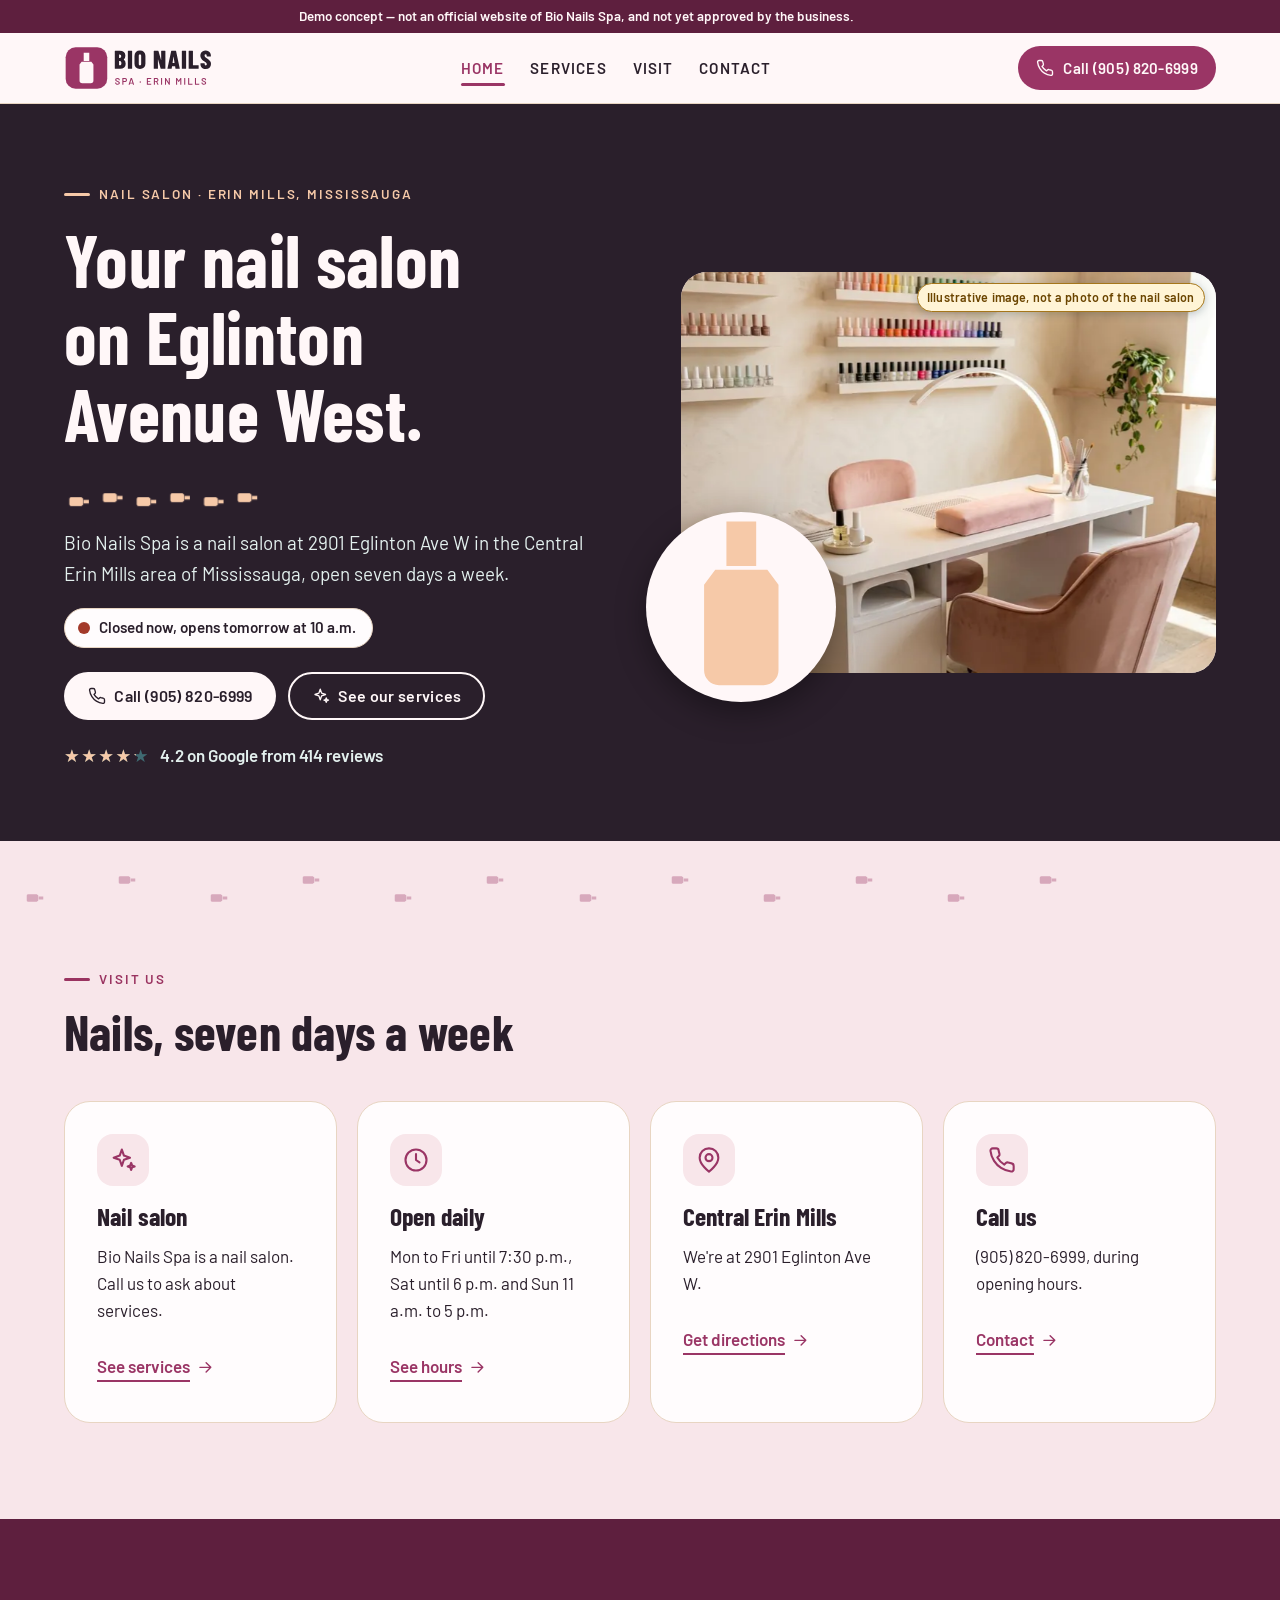
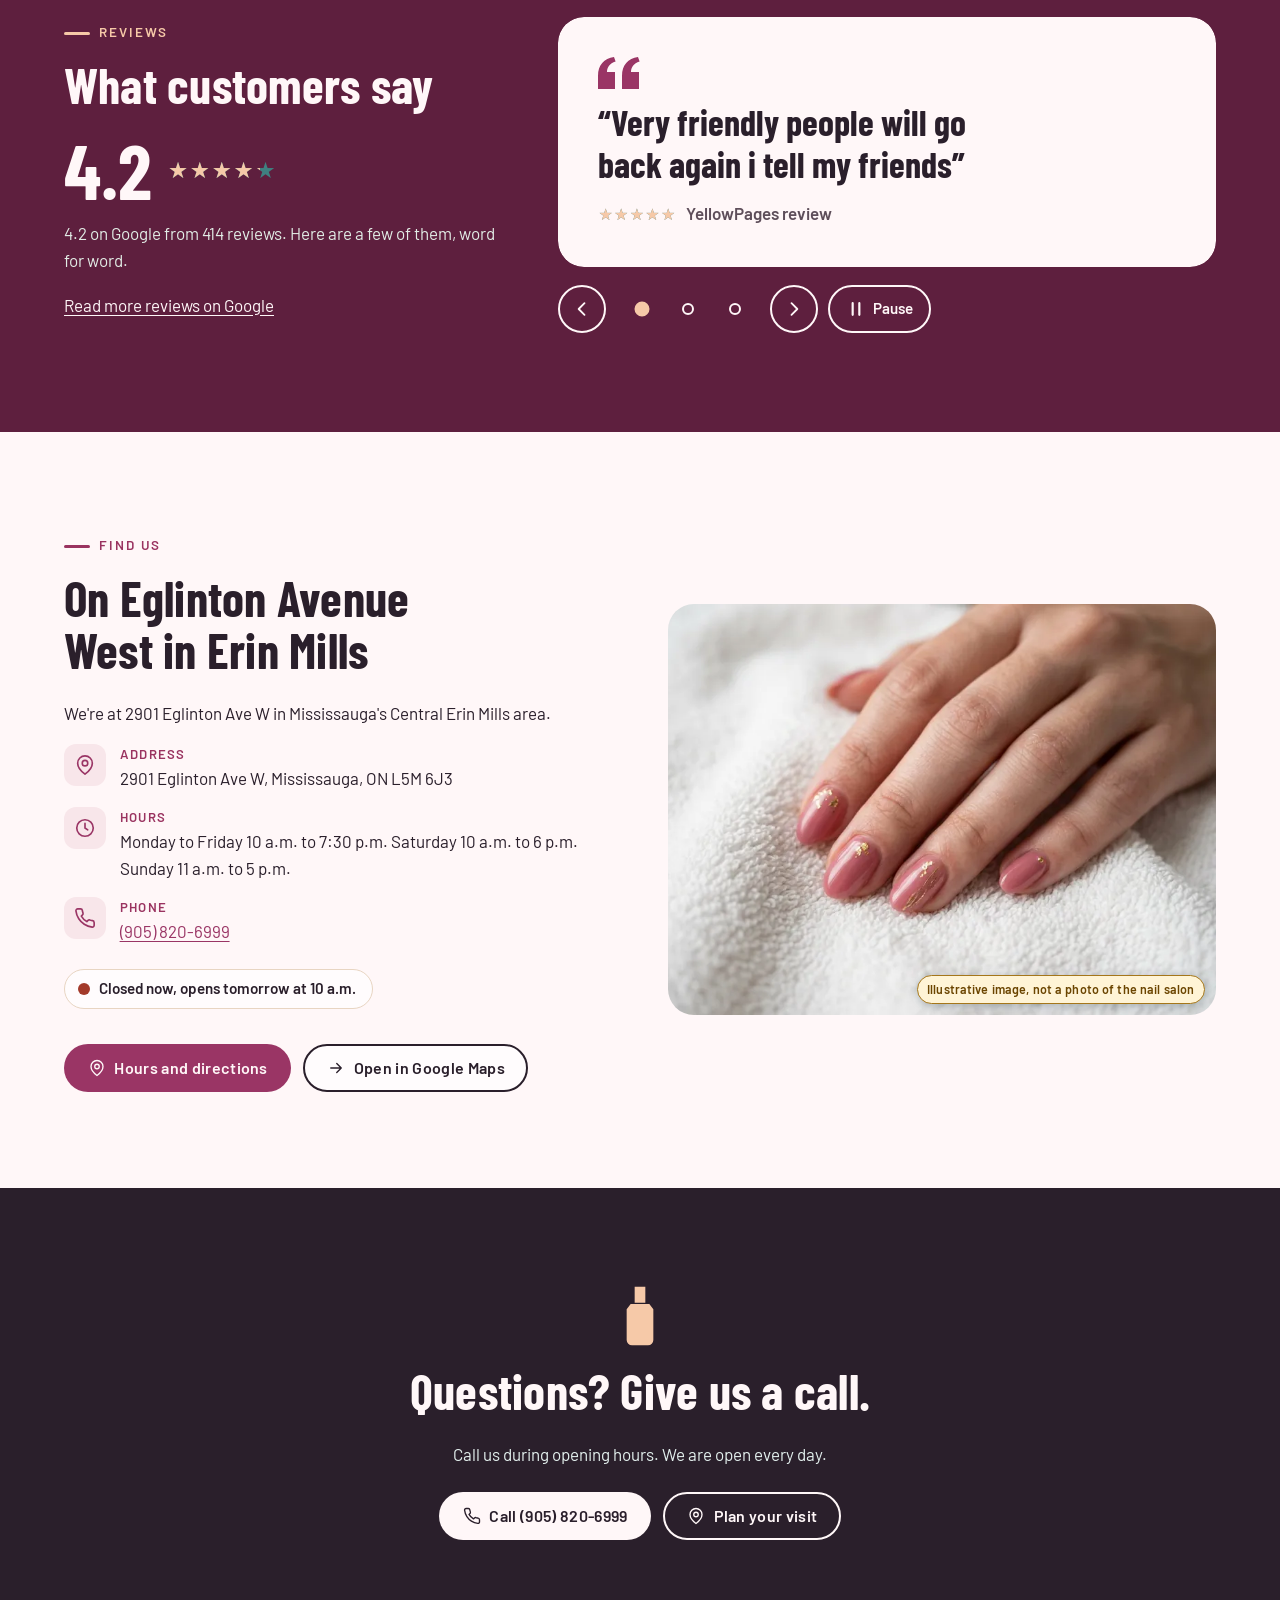
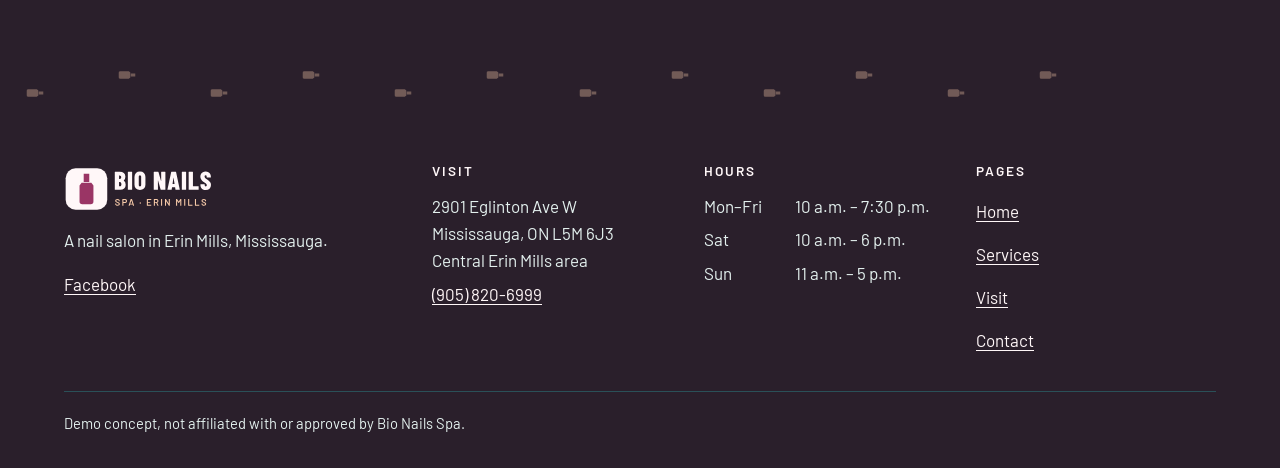
<file: index.html>
<!DOCTYPE html>
<html lang="en-CA">
<head>
  <meta charset="utf-8">
  <meta name="viewport" content="width=device-width, initial-scale=1, viewport-fit=cover">
  <script>document.documentElement.classList.add("js")</script>
  <title>Bio Nails Spa | Nail Salon in Erin Mills, Mississauga (demo concept)</title>
  <meta name="description" content="Demo concept website for Bio Nails Spa, a nail salon in Mississauga — not the official site. A nail salon on Eglinton Ave W.">
  <meta property="og:type" content="website">
  <meta property="og:site_name" content="Bio Nails Spa (demo concept)">
  <meta property="og:locale" content="en_CA">
  <meta property="og:title" content="Bio Nails Spa | Nail Salon in Erin Mills, Mississauga (demo concept)">
  <meta property="og:description" content="Demo concept website for Bio Nails Spa, a nail salon in Mississauga — not the official site. A nail salon on Eglinton Ave W.">
  <meta property="og:url" content="https://mikelagumbay22.github.io/bio-nails-spa-demo/">
  <meta property="og:image" content="https://mikelagumbay22.github.io/bio-nails-spa-demo/img/og-image.jpg">
  <meta property="og:image:type" content="image/jpeg">
  <meta property="og:image:width" content="1200">
  <meta property="og:image:height" content="630">
  <meta property="og:image:alt" content="Demo concept, not the official site. An empty manicure station with a lamp and pink chairs in front of shelves of nail polish (illustrative image, not a photo of the nail salon)">
  <meta name="twitter:card" content="summary_large_image">
  <meta name="twitter:title" content="Bio Nails Spa | Nail Salon in Erin Mills, Mississauga (demo concept)">
  <meta name="twitter:description" content="Demo concept website for Bio Nails Spa, a nail salon in Mississauga — not the official site. A nail salon on Eglinton Ave W.">
  <meta name="twitter:image" content="https://mikelagumbay22.github.io/bio-nails-spa-demo/img/og-image.jpg">
  <meta name="twitter:image:alt" content="Demo concept, not the official site. An empty manicure station with a lamp and pink chairs in front of shelves of nail polish (illustrative image, not a photo of the nail salon)">
  <meta name="robots" content="noindex, nofollow">
  <meta name="theme-color" content="#2A1F2B">
  <link rel="preload" href="fonts/barlowcondensed-700-latin.woff2" as="font" type="font/woff2" crossorigin>
  <link rel="preload" href="fonts/barlow-400-latin.woff2" as="font" type="font/woff2" crossorigin>
  <link rel="preload" href="fonts/barlow-600-latin.woff2" as="font" type="font/woff2" crossorigin>
  <link rel="stylesheet" href="css/site.css?v=d518612e">
  <link rel="icon" href="img/favicon.ico" sizes="any">
  <link rel="icon" type="image/png" sizes="512x512" href="img/favicon-512.png">
  <link rel="apple-touch-icon" href="img/apple-touch-icon.png">
  <script type="application/ld+json">{"@context": "https://schema.org", "@type": "NailSalon", "name": "Bio Nails Spa", "telephone": "+1-905-820-6999", "address": {"@type": "PostalAddress", "streetAddress": "2901 Eglinton Ave W", "addressLocality": "Mississauga", "addressRegion": "ON", "postalCode": "L5M 6J3", "addressCountry": "CA"}, "openingHoursSpecification": [{"@type": "OpeningHoursSpecification", "dayOfWeek": ["Monday", "Tuesday", "Wednesday", "Thursday", "Friday"], "opens": "10:00", "closes": "19:30"}, {"@type": "OpeningHoursSpecification", "dayOfWeek": ["Saturday"], "opens": "10:00", "closes": "18:00"}, {"@type": "OpeningHoursSpecification", "dayOfWeek": ["Sunday"], "opens": "11:00", "closes": "17:00"}], "image": "https://mikelagumbay22.github.io/bio-nails-spa-demo/img/logo.png"}</script>
</head>
<body class="page-home" data-hours='[{"day": "Monday", "display": "10 a.m. – 7:30 p.m.", "closed": false, "opens": "10:00", "closes": "19:30"}, {"day": "Tuesday", "display": "10 a.m. – 7:30 p.m.", "closed": false, "opens": "10:00", "closes": "19:30"}, {"day": "Wednesday", "display": "10 a.m. – 7:30 p.m.", "closed": false, "opens": "10:00", "closes": "19:30"}, {"day": "Thursday", "display": "10 a.m. – 7:30 p.m.", "closed": false, "opens": "10:00", "closes": "19:30"}, {"day": "Friday", "display": "10 a.m. – 7:30 p.m.", "closed": false, "opens": "10:00", "closes": "19:30"}, {"day": "Saturday", "display": "10 a.m. – 6 p.m.", "closed": false, "opens": "10:00", "closes": "18:00"}, {"day": "Sunday", "display": "11 a.m. – 5 p.m.", "closed": false, "opens": "11:00", "closes": "17:00"}]'>
<aside class="demo-banner" aria-label="Demo notice">
  <p class="container">Demo concept — not an official website of Bio Nails Spa, and not yet approved by the business.</p>
</aside>
<a class="skip-link" href="#main">Skip to content</a>
<header class="site-header">
  <div class="container header-inner">
    <a class="brand" href="index.html" aria-current="page">
      <img src="img/logo.svg" alt="Bio Nails Spa, home" width="180" height="60">
    </a>
    <nav class="site-nav desktop-nav" aria-label="Main">
      <ul>
        <li><a href="index.html" aria-current="page">Home</a></li>
        <li><a href="services.html">Services</a></li>
        <li><a href="visit.html">Visit</a></li>
        <li><a href="contact.html">Contact</a></li>
      </ul>
    </nav>
    <div class="header-actions">
      <a class="btn btn--primary btn--sm header-cta" href="tel:+19058206999"><svg viewBox="0 0 24 24" fill="none" stroke="currentColor" stroke-width="1.8" stroke-linecap="round" stroke-linejoin="round" aria-hidden="true" focusable="false"><path d="M22 16.9v3a2 2 0 0 1-2.2 2 19.8 19.8 0 0 1-8.6-3.1 19.5 19.5 0 0 1-6-6A19.8 19.8 0 0 1 2.1 4.2 2 2 0 0 1 4.1 2h3a2 2 0 0 1 2 1.7c.1 1 .4 1.9.7 2.8a2 2 0 0 1-.5 2.1L8 9.9a16 16 0 0 0 6 6l1.3-1.3a2 2 0 0 1 2.1-.4c.9.3 1.8.6 2.8.7a2 2 0 0 1 1.7 2z"/></svg>Call (905) 820-6999</a>
      <button type="button" class="menu-toggle" id="menu-toggle" aria-controls="mobile-nav" aria-expanded="false">
        <span class="burger" aria-hidden="true"><span></span><span></span><span></span></span>
        <span class="menu-toggle__label">Menu</span>
      </button>
    </div>
  </div>
  <div class="mobile-nav" id="mobile-nav" hidden>
    <nav aria-label="Mobile">
      <ul>
        <li style="--i:0"><a href="index.html" aria-current="page">Home</a></li>
        <li style="--i:1"><a href="services.html">Services</a></li>
        <li style="--i:2"><a href="visit.html">Visit</a></li>
        <li style="--i:3"><a href="contact.html">Contact</a></li>
        <li style="--i:4"><a class="mobile-nav__cta" href="tel:+19058206999"><svg viewBox="0 0 24 24" fill="none" stroke="currentColor" stroke-width="1.8" stroke-linecap="round" stroke-linejoin="round" aria-hidden="true" focusable="false"><path d="M22 16.9v3a2 2 0 0 1-2.2 2 19.8 19.8 0 0 1-8.6-3.1 19.5 19.5 0 0 1-6-6A19.8 19.8 0 0 1 2.1 4.2 2 2 0 0 1 4.1 2h3a2 2 0 0 1 2 1.7c.1 1 .4 1.9.7 2.8a2 2 0 0 1-.5 2.1L8 9.9a16 16 0 0 0 6 6l1.3-1.3a2 2 0 0 1 2.1-.4c.9.3 1.8.6 2.8.7a2 2 0 0 1 1.7 2z"/></svg>Call (905) 820-6999</a></li>
      </ul>
    </nav>
  </div>
</header>
<main id="main">

<section class="hero on-dark" aria-labelledby="hero-title">
  <div class="container hero__grid">
    <div class="hero__copy">
      <p class="eyebrow">Nail salon · Erin Mills, Mississauga</p>
      <h1 id="hero-title" class="split-h"><span class="sw"><span style="--i:0">Your</span></span> <span class="sw"><span style="--i:1">nail</span></span> <span class="sw"><span style="--i:2">salon</span></span> <span class="sw"><span style="--i:3">on</span></span> <span class="sw"><span style="--i:4">Eglinton</span></span> <span class="sw"><span style="--i:5">Avenue</span></span> <span class="sw"><span style="--i:6">West.</span></span> </h1>
      <svg class="headline-paws" viewBox="0 0 210 26" aria-hidden="true" focusable="false"><g transform="translate(4 4) rotate(90 11 11) scale(.9)"><g class="hp" style="--i:0" fill="currentColor"><path d="M10 1h4v6h-4zM8.5 7.5h7l1.5 2V21a2 2 0 0 1-2 2H9a2 2 0 0 1-2-2V9.5z"/></g></g><g transform="translate(38 0) rotate(90 11 11) scale(.9)"><g class="hp" style="--i:1" fill="currentColor"><path d="M10 1h4v6h-4zM8.5 7.5h7l1.5 2V21a2 2 0 0 1-2 2H9a2 2 0 0 1-2-2V9.5z"/></g></g><g transform="translate(72 4) rotate(90 11 11) scale(.9)"><g class="hp" style="--i:2" fill="currentColor"><path d="M10 1h4v6h-4zM8.5 7.5h7l1.5 2V21a2 2 0 0 1-2 2H9a2 2 0 0 1-2-2V9.5z"/></g></g><g transform="translate(106 0) rotate(90 11 11) scale(.9)"><g class="hp" style="--i:3" fill="currentColor"><path d="M10 1h4v6h-4zM8.5 7.5h7l1.5 2V21a2 2 0 0 1-2 2H9a2 2 0 0 1-2-2V9.5z"/></g></g><g transform="translate(140 4) rotate(90 11 11) scale(.9)"><g class="hp" style="--i:4" fill="currentColor"><path d="M10 1h4v6h-4zM8.5 7.5h7l1.5 2V21a2 2 0 0 1-2 2H9a2 2 0 0 1-2-2V9.5z"/></g></g><g transform="translate(174 0) rotate(90 11 11) scale(.9)"><g class="hp" style="--i:5" fill="currentColor"><path d="M10 1h4v6h-4zM8.5 7.5h7l1.5 2V21a2 2 0 0 1-2 2H9a2 2 0 0 1-2-2V9.5z"/></g></g>
</svg>
      <p class="lead">Bio Nails Spa is a nail salon at 2901 Eglinton Ave W in the Central Erin Mills area of Mississauga, open seven days a week.</p>
      <p class="status hero__status" data-status data-state="neutral"><span class="status__dot" aria-hidden="true"></span><span class="status__text">Open every day: Mon–Sat from 10 a.m., Sun from 11 a.m.</span></p>
      <div class="btn-row">
        <a class="btn btn--light" href="tel:+19058206999"><svg viewBox="0 0 24 24" fill="none" stroke="currentColor" stroke-width="1.8" stroke-linecap="round" stroke-linejoin="round" aria-hidden="true" focusable="false"><path d="M22 16.9v3a2 2 0 0 1-2.2 2 19.8 19.8 0 0 1-8.6-3.1 19.5 19.5 0 0 1-6-6A19.8 19.8 0 0 1 2.1 4.2 2 2 0 0 1 4.1 2h3a2 2 0 0 1 2 1.7c.1 1 .4 1.9.7 2.8a2 2 0 0 1-.5 2.1L8 9.9a16 16 0 0 0 6 6l1.3-1.3a2 2 0 0 1 2.1-.4c.9.3 1.8.6 2.8.7a2 2 0 0 1 1.7 2z"/></svg>Call (905) 820-6999</a>
        <a class="btn btn--outline-light" href="services.html"><svg viewBox="0 0 24 24" fill="none" stroke="currentColor" stroke-width="1.8" stroke-linecap="round" stroke-linejoin="round" aria-hidden="true" focusable="false"><path d="M11 3l1.8 5.2L18 10l-5.2 1.8L11 17l-1.8-5.2L4 10l5.2-1.8z"/><path d="M19 14.5l.8 2.2 2.2.8-2.2.8L19 20.5l-.8-2.2-2.2-.8 2.2-.8z"/></svg>See our services</a>
      </div>
      <p class="rating-line"><span class="stars" role="img" aria-label="4.2 out of 5 stars" style="--fill: 84.0%"><span class="stars__base" aria-hidden="true">★★★★★</span><span class="stars__fill" aria-hidden="true">★★★★★</span></span><span>4.2 on Google from 414 reviews</span></p>
    </div>
    <div class="hero__art">
      <div class="media media--hero" data-parallax><span class="ph-badge image-badge">Illustrative image, not a photo of the nail salon</span>
  <img src="img/hero-800.webp" srcset="img/hero-480.webp 480w, img/hero-800.webp 800w, img/hero-1200.webp 1200w" sizes="(min-width: 900px) 560px, 92vw" width="1200" height="900" alt="An empty manicure station with a lamp and pink chairs in front of shelves of nail polish" fetchpriority="high" decoding="async">
</div>
      <div class="pup-badge"><div class="pup motif" aria-hidden="true"><svg class="motif__icon" viewBox="0 0 24 24" fill="currentColor" focusable="false"><path d="M10 1h4v6h-4zM8.5 7.5h7l1.5 2V21a2 2 0 0 1-2 2H9a2 2 0 0 1-2-2V9.5z"/></svg><span class="pup__bubble" style="left:10%;top:20%;width:12%;--i:0"></span><span class="pup__bubble" style="left:78%;top:14%;width:9%;--i:1"></span><span class="pup__bubble" style="left:84%;top:60%;width:11%;--i:2"></span></div></div>
    </div>
  </div>
</section>
<div class="trail trail--alt" aria-hidden="true" data-trail>
  <div class="trail__prints">
    <svg class="trail__print" style="left:2.0%;--i:0" viewBox="0 0 24 24" fill="currentColor" focusable="false"><path d="M10 1h4v6h-4zM8.5 7.5h7l1.5 2V21a2 2 0 0 1-2 2H9a2 2 0 0 1-2-2V9.5z"/></svg>
    <svg class="trail__print is-up" style="left:9.2%;--i:1" viewBox="0 0 24 24" fill="currentColor" focusable="false"><path d="M10 1h4v6h-4zM8.5 7.5h7l1.5 2V21a2 2 0 0 1-2 2H9a2 2 0 0 1-2-2V9.5z"/></svg>
    <svg class="trail__print" style="left:16.4%;--i:2" viewBox="0 0 24 24" fill="currentColor" focusable="false"><path d="M10 1h4v6h-4zM8.5 7.5h7l1.5 2V21a2 2 0 0 1-2 2H9a2 2 0 0 1-2-2V9.5z"/></svg>
    <svg class="trail__print is-up" style="left:23.6%;--i:3" viewBox="0 0 24 24" fill="currentColor" focusable="false"><path d="M10 1h4v6h-4zM8.5 7.5h7l1.5 2V21a2 2 0 0 1-2 2H9a2 2 0 0 1-2-2V9.5z"/></svg>
    <svg class="trail__print" style="left:30.8%;--i:4" viewBox="0 0 24 24" fill="currentColor" focusable="false"><path d="M10 1h4v6h-4zM8.5 7.5h7l1.5 2V21a2 2 0 0 1-2 2H9a2 2 0 0 1-2-2V9.5z"/></svg>
    <svg class="trail__print is-up" style="left:38.0%;--i:5" viewBox="0 0 24 24" fill="currentColor" focusable="false"><path d="M10 1h4v6h-4zM8.5 7.5h7l1.5 2V21a2 2 0 0 1-2 2H9a2 2 0 0 1-2-2V9.5z"/></svg>
    <svg class="trail__print" style="left:45.2%;--i:6" viewBox="0 0 24 24" fill="currentColor" focusable="false"><path d="M10 1h4v6h-4zM8.5 7.5h7l1.5 2V21a2 2 0 0 1-2 2H9a2 2 0 0 1-2-2V9.5z"/></svg>
    <svg class="trail__print is-up" style="left:52.4%;--i:7" viewBox="0 0 24 24" fill="currentColor" focusable="false"><path d="M10 1h4v6h-4zM8.5 7.5h7l1.5 2V21a2 2 0 0 1-2 2H9a2 2 0 0 1-2-2V9.5z"/></svg>
    <svg class="trail__print" style="left:59.6%;--i:8" viewBox="0 0 24 24" fill="currentColor" focusable="false"><path d="M10 1h4v6h-4zM8.5 7.5h7l1.5 2V21a2 2 0 0 1-2 2H9a2 2 0 0 1-2-2V9.5z"/></svg>
    <svg class="trail__print is-up" style="left:66.8%;--i:9" viewBox="0 0 24 24" fill="currentColor" focusable="false"><path d="M10 1h4v6h-4zM8.5 7.5h7l1.5 2V21a2 2 0 0 1-2 2H9a2 2 0 0 1-2-2V9.5z"/></svg>
    <svg class="trail__print" style="left:74.0%;--i:10" viewBox="0 0 24 24" fill="currentColor" focusable="false"><path d="M10 1h4v6h-4zM8.5 7.5h7l1.5 2V21a2 2 0 0 1-2 2H9a2 2 0 0 1-2-2V9.5z"/></svg>
    <svg class="trail__print is-up" style="left:81.2%;--i:11" viewBox="0 0 24 24" fill="currentColor" focusable="false"><path d="M10 1h4v6h-4zM8.5 7.5h7l1.5 2V21a2 2 0 0 1-2 2H9a2 2 0 0 1-2-2V9.5z"/></svg>
  </div>
  <div class="container" style="position:relative;height:100%;container-type:inline-size">
  </div>
</div>

<section class="section section--alt" aria-labelledby="cards-title" style="padding-top:clamp(1.5rem,4vw,2.5rem)">
  <div class="container">
    <div class="section-head reveal">
      <p class="eyebrow">Visit us</p>
      <h2 id="cards-title">Nails, seven days a week</h2>
    </div>
    <ul class="card-grid card-grid--4">
      <li class="card tilt reveal" style="--d: 0.0s" data-tilt>
        <span class="icon-chip"><svg viewBox="0 0 24 24" fill="none" stroke="currentColor" stroke-width="1.8" stroke-linecap="round" stroke-linejoin="round" aria-hidden="true" focusable="false"><path d="M11 3l1.8 5.2L18 10l-5.2 1.8L11 17l-1.8-5.2L4 10l5.2-1.8z"/><path d="M19 14.5l.8 2.2 2.2.8-2.2.8L19 20.5l-.8-2.2-2.2-.8 2.2-.8z"/></svg></span>
        <h3>Nail salon</h3>
        <p>Bio Nails Spa is a nail salon. Call us to ask about services.</p>
        <a class="text-link" href="services.html"><span>See services</span><svg viewBox="0 0 24 24" fill="none" stroke="currentColor" stroke-width="1.8" stroke-linecap="round" stroke-linejoin="round" aria-hidden="true" focusable="false"><path d="M5 12h14M13 6l6 6-6 6"/></svg></a>
      </li>
      <li class="card tilt reveal" style="--d: 0.1s" data-tilt>
        <span class="icon-chip"><svg viewBox="0 0 24 24" fill="none" stroke="currentColor" stroke-width="1.8" stroke-linecap="round" stroke-linejoin="round" aria-hidden="true" focusable="false"><circle cx="12" cy="12" r="9"/><path d="M12 7v5l3 2"/></svg></span>
        <h3>Open daily</h3>
        <p>Mon to Fri until 7:30 p.m., Sat until 6 p.m. and Sun 11 a.m. to 5 p.m.</p>
        <a class="text-link" href="visit.html"><span>See hours</span><svg viewBox="0 0 24 24" fill="none" stroke="currentColor" stroke-width="1.8" stroke-linecap="round" stroke-linejoin="round" aria-hidden="true" focusable="false"><path d="M5 12h14M13 6l6 6-6 6"/></svg></a>
      </li>
      <li class="card tilt reveal" style="--d: 0.2s" data-tilt>
        <span class="icon-chip"><svg viewBox="0 0 24 24" fill="none" stroke="currentColor" stroke-width="1.8" stroke-linecap="round" stroke-linejoin="round" aria-hidden="true" focusable="false"><path d="M20 10c0 6-8 12-8 12S4 16 4 10a8 8 0 0 1 16 0z"/><circle cx="12" cy="10" r="3"/></svg></span>
        <h3>Central Erin Mills</h3>
        <p>We&#39;re at 2901 Eglinton Ave W.</p>
        <a class="text-link" href="visit.html"><span>Get directions</span><svg viewBox="0 0 24 24" fill="none" stroke="currentColor" stroke-width="1.8" stroke-linecap="round" stroke-linejoin="round" aria-hidden="true" focusable="false"><path d="M5 12h14M13 6l6 6-6 6"/></svg></a>
      </li>
      <li class="card tilt reveal" style="--d: 0.30000000000000004s" data-tilt>
        <span class="icon-chip"><svg viewBox="0 0 24 24" fill="none" stroke="currentColor" stroke-width="1.8" stroke-linecap="round" stroke-linejoin="round" aria-hidden="true" focusable="false"><path d="M22 16.9v3a2 2 0 0 1-2.2 2 19.8 19.8 0 0 1-8.6-3.1 19.5 19.5 0 0 1-6-6A19.8 19.8 0 0 1 2.1 4.2 2 2 0 0 1 4.1 2h3a2 2 0 0 1 2 1.7c.1 1 .4 1.9.7 2.8a2 2 0 0 1-.5 2.1L8 9.9a16 16 0 0 0 6 6l1.3-1.3a2 2 0 0 1 2.1-.4c.9.3 1.8.6 2.8.7a2 2 0 0 1 1.7 2z"/></svg></span>
        <h3>Call us</h3>
        <p>(905) 820-6999, during opening hours.</p>
        <a class="text-link" href="contact.html"><span>Contact</span><svg viewBox="0 0 24 24" fill="none" stroke="currentColor" stroke-width="1.8" stroke-linecap="round" stroke-linejoin="round" aria-hidden="true" focusable="false"><path d="M5 12h14M13 6l6 6-6 6"/></svg></a>
      </li>
    </ul>
  </div>
</section>
<section class="section reviews on-dark" id="reviews" aria-labelledby="reviews-title">
  <div class="container reviews__grid">
    <div class="reveal reveal-l">
      <p class="eyebrow">Reviews</p>
      <h2 id="reviews-title">What customers say</h2>
      <div class="score"><span class="score__num">4.2</span><span class="stars" role="img" aria-label="4.2 out of 5 stars on Google" style="--fill: 84.0%"><span class="stars__base" aria-hidden="true">★★★★★</span><span class="stars__fill" aria-hidden="true">★★★★★</span></span></div>
      <p class="muted-light">4.2 on Google from 414 reviews. Here are a few of them, word for word.</p>
      <p><a href="https://www.google.com/maps/search/?api=1&amp;query=Bio%20Nails%20Spa%2C%202901%20Eglinton%20Ave%20W%2C%20Mississauga%2C%20ON%20L5M%206J3" target="_blank" rel="noopener">Read more reviews on Google<span class="visually-hidden"> (opens in a new tab)</span></a></p>
    </div>
    <div class="carousel reveal reveal-r" data-carousel role="region" aria-roledescription="carousel" aria-label="Customer reviews">
      <div class="carousel__viewport" id="review-slides" aria-live="off">
        <div class="slide is-active" role="group" aria-roledescription="slide" aria-label="1 of 3" data-slide><figure>
          <svg class="quote-mark" viewBox="0 0 42 32" aria-hidden="true" focusable="false"><path fill="currentColor" d="M0 32V19C0 8 6 1.5 16 0l1.6 4.4C11.5 6.2 9 10.3 9 15h8v17zm24 0V19C24 8 30 1.5 40 0l1.6 4.4C35.5 6.2 33 10.3 33 15h8v17z"/></svg>
          <blockquote><p>“Very friendly people will go back again i tell my friends”</p></blockquote>
          <figcaption><span class="stars" role="img" aria-label="5 out of 5 stars" style="--fill: 100.0%"><span class="stars__base" aria-hidden="true">★★★★★</span><span class="stars__fill" aria-hidden="true">★★★★★</span></span><span>YellowPages review</span></figcaption>
        </figure></div>
        <div class="slide" role="group" aria-roledescription="slide" aria-label="2 of 3" data-slide><figure>
          <svg class="quote-mark" viewBox="0 0 42 32" aria-hidden="true" focusable="false"><path fill="currentColor" d="M0 32V19C0 8 6 1.5 16 0l1.6 4.4C11.5 6.2 9 10.3 9 15h8v17zm24 0V19C24 8 30 1.5 40 0l1.6 4.4C35.5 6.2 33 10.3 33 15h8v17z"/></svg>
          <blockquote><p>“Their prices are the cheapest for the best service and nails!”</p></blockquote>
          <figcaption><span class="stars" role="img" aria-label="5 out of 5 stars" style="--fill: 100.0%"><span class="stars__base" aria-hidden="true">★★★★★</span><span class="stars__fill" aria-hidden="true">★★★★★</span></span><span>Google review</span></figcaption>
        </figure></div>
        <div class="slide" role="group" aria-roledescription="slide" aria-label="3 of 3" data-slide><figure>
          <svg class="quote-mark" viewBox="0 0 42 32" aria-hidden="true" focusable="false"><path fill="currentColor" d="M0 32V19C0 8 6 1.5 16 0l1.6 4.4C11.5 6.2 9 10.3 9 15h8v17zm24 0V19C24 8 30 1.5 40 0l1.6 4.4C35.5 6.2 33 10.3 33 15h8v17z"/></svg>
          <blockquote><p>“Place is nice too, very clean, friendly staff and affordable prices!!”</p></blockquote>
          <figcaption><span class="stars" role="img" aria-label="5 out of 5 stars" style="--fill: 100.0%"><span class="stars__base" aria-hidden="true">★★★★★</span><span class="stars__fill" aria-hidden="true">★★★★★</span></span><span>Google review</span></figcaption>
        </figure></div>
      </div>
      <div class="carousel__controls">
        <button type="button" class="cbtn" data-prev aria-controls="review-slides"><svg viewBox="0 0 24 24" fill="none" stroke="currentColor" stroke-width="2.2" stroke-linecap="round" stroke-linejoin="round" aria-hidden="true" focusable="false"><path d="M15 5l-7 7 7 7"/></svg><span class="visually-hidden">Previous review</span></button>
        <div class="dots">
          <button type="button" class="dot" data-dot="0" aria-controls="review-slides" aria-current="true"><span></span><span class="visually-hidden">Show review 1</span></button>
          <button type="button" class="dot" data-dot="1" aria-controls="review-slides"><span></span><span class="visually-hidden">Show review 2</span></button>
          <button type="button" class="dot" data-dot="2" aria-controls="review-slides"><span></span><span class="visually-hidden">Show review 3</span></button>
        </div>
        <button type="button" class="cbtn" data-next aria-controls="review-slides"><svg viewBox="0 0 24 24" fill="none" stroke="currentColor" stroke-width="2.2" stroke-linecap="round" stroke-linejoin="round" aria-hidden="true" focusable="false"><path d="M9 5l7 7-7 7"/></svg><span class="visually-hidden">Next review</span></button>
        <button type="button" class="cbtn cbtn--pause" data-pause aria-controls="review-slides"><svg viewBox="0 0 24 24" fill="none" stroke="currentColor" stroke-width="2.6" stroke-linecap="round" stroke-linejoin="round" aria-hidden="true" focusable="false"><path d="M8 5v14M16 5v14"/></svg><span data-pause-label>Pause</span></button>
      </div>
    </div>
  </div>
</section>

<section class="section" aria-labelledby="visit-title">
  <div class="container split">
    <div class="reveal reveal-l">
      <p class="eyebrow">Find us</p>
      <h2 id="visit-title">On Eglinton Avenue West in Erin Mills</h2>
      <p>We&#39;re at 2901 Eglinton Ave W in Mississauga&#39;s Central Erin Mills area.</p>
      <ul class="info-list">
        <li><span class="ico"><svg viewBox="0 0 24 24" fill="none" stroke="currentColor" stroke-width="1.8" stroke-linecap="round" stroke-linejoin="round" aria-hidden="true" focusable="false"><path d="M20 10c0 6-8 12-8 12S4 16 4 10a8 8 0 0 1 16 0z"/><circle cx="12" cy="10" r="3"/></svg></span><div><span class="label">Address</span>2901 Eglinton Ave W, Mississauga, ON L5M 6J3</div></li>
        <li><span class="ico"><svg viewBox="0 0 24 24" fill="none" stroke="currentColor" stroke-width="1.8" stroke-linecap="round" stroke-linejoin="round" aria-hidden="true" focusable="false"><circle cx="12" cy="12" r="9"/><path d="M12 7v5l3 2"/></svg></span><div><span class="label">Hours</span>Monday to Friday 10 a.m. to 7:30 p.m. Saturday 10 a.m. to 6 p.m. Sunday 11 a.m. to 5 p.m.</div></li>
        <li><span class="ico"><svg viewBox="0 0 24 24" fill="none" stroke="currentColor" stroke-width="1.8" stroke-linecap="round" stroke-linejoin="round" aria-hidden="true" focusable="false"><path d="M22 16.9v3a2 2 0 0 1-2.2 2 19.8 19.8 0 0 1-8.6-3.1 19.5 19.5 0 0 1-6-6A19.8 19.8 0 0 1 2.1 4.2 2 2 0 0 1 4.1 2h3a2 2 0 0 1 2 1.7c.1 1 .4 1.9.7 2.8a2 2 0 0 1-.5 2.1L8 9.9a16 16 0 0 0 6 6l1.3-1.3a2 2 0 0 1 2.1-.4c.9.3 1.8.6 2.8.7a2 2 0 0 1 1.7 2z"/></svg></span><div><span class="label">Phone</span><a href="tel:+19058206999">(905) 820-6999</a></div></li>
      </ul>
      <p class="status " data-status data-state="neutral"><span class="status__dot" aria-hidden="true"></span><span class="status__text">Open every day: Mon–Sat from 10 a.m., Sun from 11 a.m.</span></p>
      <div class="btn-row" style="margin-top:1.25rem">
        <a class="btn btn--primary" href="visit.html"><svg viewBox="0 0 24 24" fill="none" stroke="currentColor" stroke-width="1.8" stroke-linecap="round" stroke-linejoin="round" aria-hidden="true" focusable="false"><path d="M20 10c0 6-8 12-8 12S4 16 4 10a8 8 0 0 1 16 0z"/><circle cx="12" cy="10" r="3"/></svg>Hours and directions</a>
        <a class="btn btn--ghost" href="https://www.google.com/maps/dir/?api=1&amp;destination=Bio%20Nails%20Spa%2C%202901%20Eglinton%20Ave%20W%2C%20Mississauga%2C%20ON%20L5M%206J3" target="_blank" rel="noopener"><svg viewBox="0 0 24 24" fill="none" stroke="currentColor" stroke-width="1.8" stroke-linecap="round" stroke-linejoin="round" aria-hidden="true" focusable="false"><path d="M5 12h14M13 6l6 6-6 6"/></svg>Open in Google Maps<span class="visually-hidden"> (opens in a new tab)</span></a>
      </div>
    </div>
    <div class="reveal reveal-r"><div class="media "><span class="ph-badge image-badge">Illustrative image, not a photo of the nail salon</span>
  <img src="img/flower-800.webp" srcset="img/flower-480.webp 480w, img/flower-800.webp 800w, img/flower-1200.webp 1200w" sizes="(min-width: 900px) 540px, 92vw" width="1200" height="900" alt="A hand resting on a white towel with glossy rose-pink nails" loading="lazy" decoding="async">
</div></div>
  </div>
</section>

<section class="section cta-band on-dark" aria-labelledby="home-cta-title">
  <div class="container reveal">
    <div class="mini-paw" aria-hidden="true">
  <svg class="mini-paw__icon" viewBox="0 0 24 24" fill="currentColor" focusable="false"><path d="M10 1h4v6h-4zM8.5 7.5h7l1.5 2V21a2 2 0 0 1-2 2H9a2 2 0 0 1-2-2V9.5z"/></svg>
  <span class="pup__bubble" style="left:4%;top:30%;width:18%;--i:0"></span>
  <span class="pup__bubble" style="left:72%;top:10%;width:14%;--i:1"></span>
  <span class="pup__bubble" style="left:80%;top:46%;width:11%;--i:2"></span>
</div>
    <h2 id="home-cta-title">Questions? Give us a call.</h2>
    <p>Call us during opening hours. We are open every day.</p>
    <div class="btn-row">
      <a class="btn btn--light" href="tel:+19058206999"><svg viewBox="0 0 24 24" fill="none" stroke="currentColor" stroke-width="1.8" stroke-linecap="round" stroke-linejoin="round" aria-hidden="true" focusable="false"><path d="M22 16.9v3a2 2 0 0 1-2.2 2 19.8 19.8 0 0 1-8.6-3.1 19.5 19.5 0 0 1-6-6A19.8 19.8 0 0 1 2.1 4.2 2 2 0 0 1 4.1 2h3a2 2 0 0 1 2 1.7c.1 1 .4 1.9.7 2.8a2 2 0 0 1-.5 2.1L8 9.9a16 16 0 0 0 6 6l1.3-1.3a2 2 0 0 1 2.1-.4c.9.3 1.8.6 2.8.7a2 2 0 0 1 1.7 2z"/></svg>Call (905) 820-6999</a>
      <a class="btn btn--outline-light" href="visit.html"><svg viewBox="0 0 24 24" fill="none" stroke="currentColor" stroke-width="1.8" stroke-linecap="round" stroke-linejoin="round" aria-hidden="true" focusable="false"><path d="M20 10c0 6-8 12-8 12S4 16 4 10a8 8 0 0 1 16 0z"/><circle cx="12" cy="10" r="3"/></svg>Plan your visit</a>
    </div>
  </div>
</section>

</main>
<div class="trail trail--dark" aria-hidden="true" data-trail>
  <div class="trail__prints">
    <svg class="trail__print" style="left:2.0%;--i:0" viewBox="0 0 24 24" fill="currentColor" focusable="false"><path d="M10 1h4v6h-4zM8.5 7.5h7l1.5 2V21a2 2 0 0 1-2 2H9a2 2 0 0 1-2-2V9.5z"/></svg>
    <svg class="trail__print is-up" style="left:9.2%;--i:1" viewBox="0 0 24 24" fill="currentColor" focusable="false"><path d="M10 1h4v6h-4zM8.5 7.5h7l1.5 2V21a2 2 0 0 1-2 2H9a2 2 0 0 1-2-2V9.5z"/></svg>
    <svg class="trail__print" style="left:16.4%;--i:2" viewBox="0 0 24 24" fill="currentColor" focusable="false"><path d="M10 1h4v6h-4zM8.5 7.5h7l1.5 2V21a2 2 0 0 1-2 2H9a2 2 0 0 1-2-2V9.5z"/></svg>
    <svg class="trail__print is-up" style="left:23.6%;--i:3" viewBox="0 0 24 24" fill="currentColor" focusable="false"><path d="M10 1h4v6h-4zM8.5 7.5h7l1.5 2V21a2 2 0 0 1-2 2H9a2 2 0 0 1-2-2V9.5z"/></svg>
    <svg class="trail__print" style="left:30.8%;--i:4" viewBox="0 0 24 24" fill="currentColor" focusable="false"><path d="M10 1h4v6h-4zM8.5 7.5h7l1.5 2V21a2 2 0 0 1-2 2H9a2 2 0 0 1-2-2V9.5z"/></svg>
    <svg class="trail__print is-up" style="left:38.0%;--i:5" viewBox="0 0 24 24" fill="currentColor" focusable="false"><path d="M10 1h4v6h-4zM8.5 7.5h7l1.5 2V21a2 2 0 0 1-2 2H9a2 2 0 0 1-2-2V9.5z"/></svg>
    <svg class="trail__print" style="left:45.2%;--i:6" viewBox="0 0 24 24" fill="currentColor" focusable="false"><path d="M10 1h4v6h-4zM8.5 7.5h7l1.5 2V21a2 2 0 0 1-2 2H9a2 2 0 0 1-2-2V9.5z"/></svg>
    <svg class="trail__print is-up" style="left:52.4%;--i:7" viewBox="0 0 24 24" fill="currentColor" focusable="false"><path d="M10 1h4v6h-4zM8.5 7.5h7l1.5 2V21a2 2 0 0 1-2 2H9a2 2 0 0 1-2-2V9.5z"/></svg>
    <svg class="trail__print" style="left:59.6%;--i:8" viewBox="0 0 24 24" fill="currentColor" focusable="false"><path d="M10 1h4v6h-4zM8.5 7.5h7l1.5 2V21a2 2 0 0 1-2 2H9a2 2 0 0 1-2-2V9.5z"/></svg>
    <svg class="trail__print is-up" style="left:66.8%;--i:9" viewBox="0 0 24 24" fill="currentColor" focusable="false"><path d="M10 1h4v6h-4zM8.5 7.5h7l1.5 2V21a2 2 0 0 1-2 2H9a2 2 0 0 1-2-2V9.5z"/></svg>
    <svg class="trail__print" style="left:74.0%;--i:10" viewBox="0 0 24 24" fill="currentColor" focusable="false"><path d="M10 1h4v6h-4zM8.5 7.5h7l1.5 2V21a2 2 0 0 1-2 2H9a2 2 0 0 1-2-2V9.5z"/></svg>
    <svg class="trail__print is-up" style="left:81.2%;--i:11" viewBox="0 0 24 24" fill="currentColor" focusable="false"><path d="M10 1h4v6h-4zM8.5 7.5h7l1.5 2V21a2 2 0 0 1-2 2H9a2 2 0 0 1-2-2V9.5z"/></svg>
  </div>
  <div class="container" style="position:relative;height:100%;container-type:inline-size">
  </div>
</div>
<footer class="site-footer on-dark">
  <div class="container">
    <div class="footer-grid">
      <div class="footer-brand">
        <a class="brand" href="index.html"><img src="img/logo-reversed.svg" alt="Bio Nails Spa, home" width="180" height="60" loading="lazy" decoding="async"></a>
        <p>A nail salon in Erin Mills, Mississauga.</p><p><a href="http://www.facebook.com/205462480170041" rel="noopener" target="_blank">Facebook<span class="visually-hidden"> (opens in a new tab)</span></a></p>
      </div>
      <div>
        <h2>Visit</h2>
        <ul>
          <li>2901 Eglinton Ave W<br>Mississauga, ON L5M 6J3<br>Central Erin Mills area</li>
          <li><a href="tel:+19058206999">(905) 820-6999</a></li>
        </ul>
      </div>
      <div>
        <h2>Hours</h2>
        <ul>
          <li><span class="footer-day">Mon–Fri</span> 10 a.m. – 7:30 p.m.</li>
          <li><span class="footer-day">Sat</span> 10 a.m. – 6 p.m.</li>
          <li><span class="footer-day">Sun</span> 11 a.m. – 5 p.m.</li>
        </ul>
      </div>
      <div>
        <h2>Pages</h2>
        <ul class="footer-nav">
          <li><a href="index.html" aria-current="page">Home</a></li>
          <li><a href="services.html">Services</a></li>
          <li><a href="visit.html">Visit</a></li>
          <li><a href="contact.html">Contact</a></li>
        </ul>
      </div>
    </div>
    <div class="footer-bottom">
      <p class="footer-legal">Demo concept, not affiliated with or approved by Bio Nails Spa.</p>
    </div>
  </div>
</footer>
<nav class="mobile-callbar" aria-label="Quick actions">
  <a class="btn btn--primary" href="tel:+19058206999" aria-label="Call (905) 820-6999"><svg viewBox="0 0 24 24" fill="none" stroke="currentColor" stroke-width="1.8" stroke-linecap="round" stroke-linejoin="round" aria-hidden="true" focusable="false"><path d="M22 16.9v3a2 2 0 0 1-2.2 2 19.8 19.8 0 0 1-8.6-3.1 19.5 19.5 0 0 1-6-6A19.8 19.8 0 0 1 2.1 4.2 2 2 0 0 1 4.1 2h3a2 2 0 0 1 2 1.7c.1 1 .4 1.9.7 2.8a2 2 0 0 1-.5 2.1L8 9.9a16 16 0 0 0 6 6l1.3-1.3a2 2 0 0 1 2.1-.4c.9.3 1.8.6 2.8.7a2 2 0 0 1 1.7 2z"/></svg>Call</a>
  <a class="btn btn--ghost" href="https://www.google.com/maps/dir/?api=1&amp;destination=Bio%20Nails%20Spa%2C%202901%20Eglinton%20Ave%20W%2C%20Mississauga%2C%20ON%20L5M%206J3" target="_blank" rel="noopener"><svg viewBox="0 0 24 24" fill="none" stroke="currentColor" stroke-width="1.8" stroke-linecap="round" stroke-linejoin="round" aria-hidden="true" focusable="false"><path d="M20 10c0 6-8 12-8 12S4 16 4 10a8 8 0 0 1 16 0z"/><circle cx="12" cy="10" r="3"/></svg>Directions<span class="visually-hidden"> (opens Google Maps in a new tab)</span></a>
  <a class="btn btn--ghost" href="services.html"><svg viewBox="0 0 24 24" fill="none" stroke="currentColor" stroke-width="1.8" stroke-linecap="round" stroke-linejoin="round" aria-hidden="true" focusable="false"><path d="M11 3l1.8 5.2L18 10l-5.2 1.8L11 17l-1.8-5.2L4 10l5.2-1.8z"/><path d="M19 14.5l.8 2.2 2.2.8-2.2.8L19 20.5l-.8-2.2-2.2-.8 2.2-.8z"/></svg>Services</a>
</nav>
<script src="js/site.js?v=d518612e" defer></script>
</body>
</html>
</file>
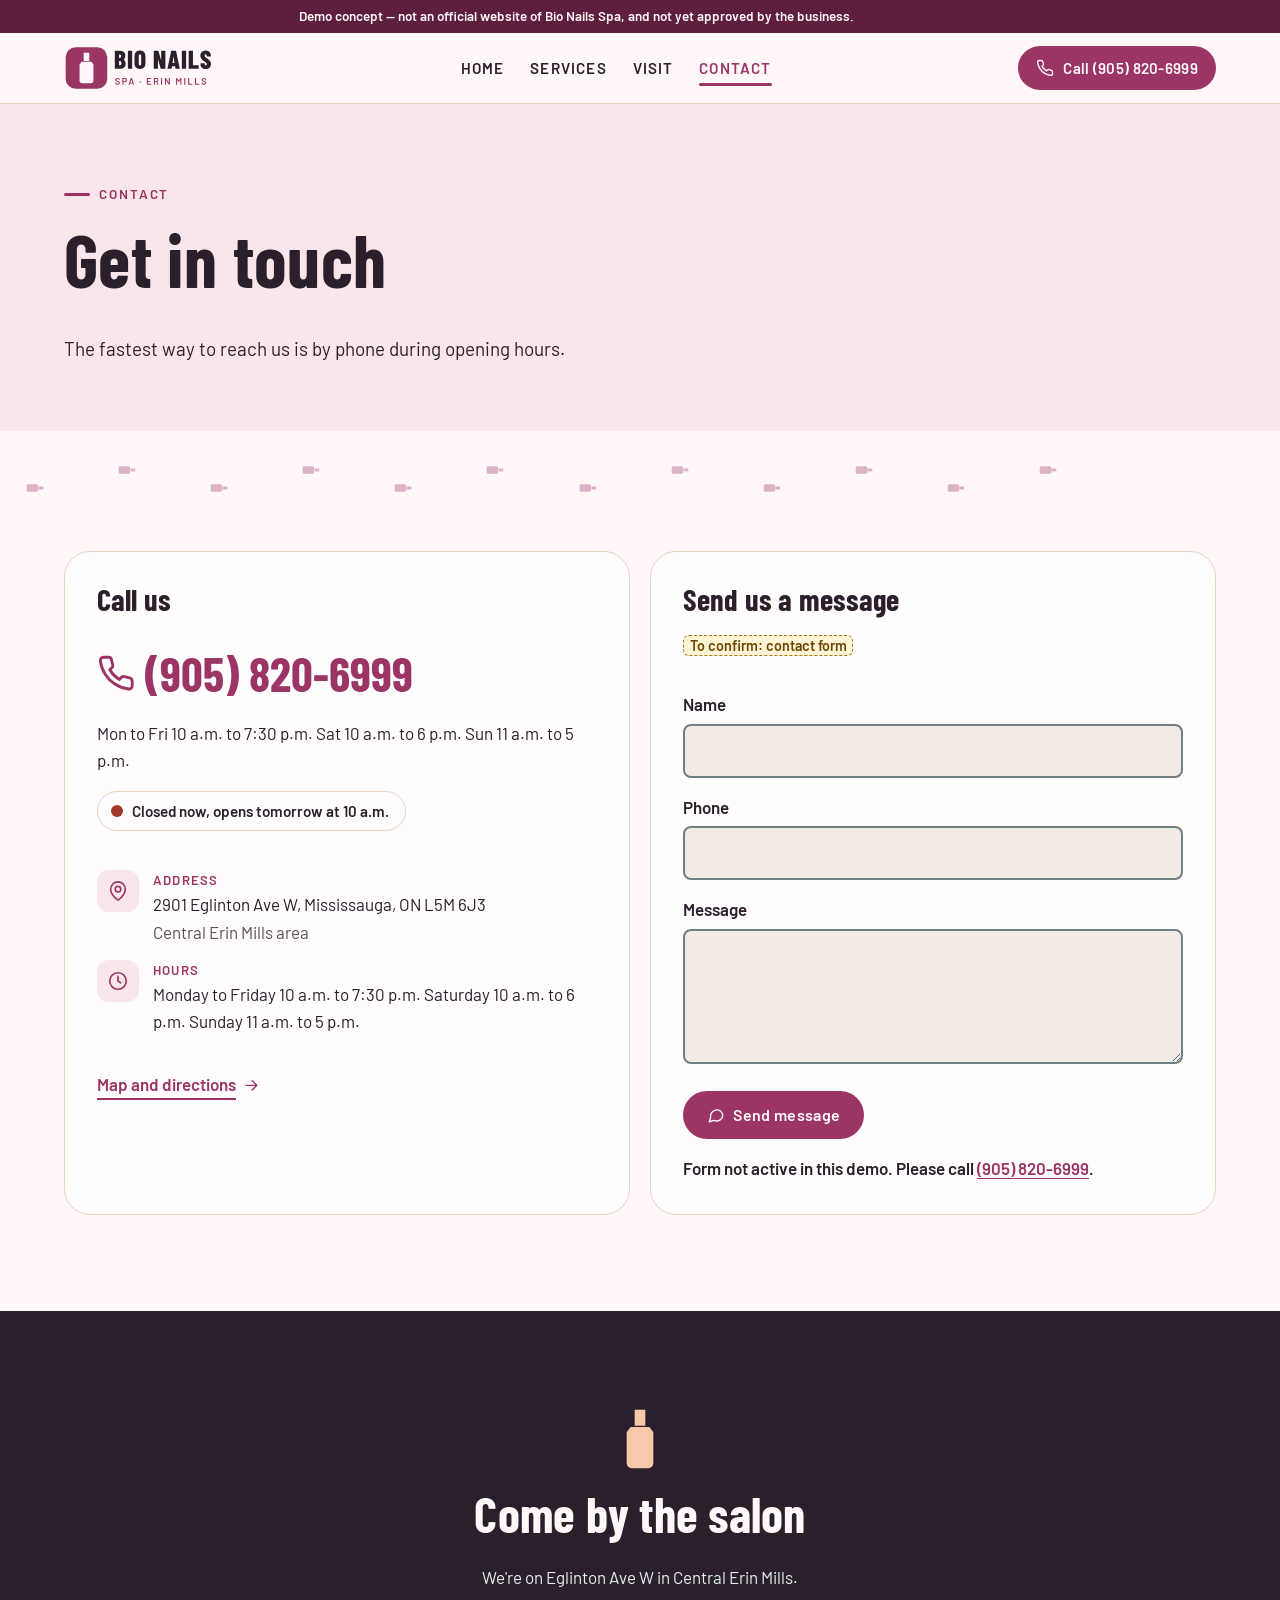
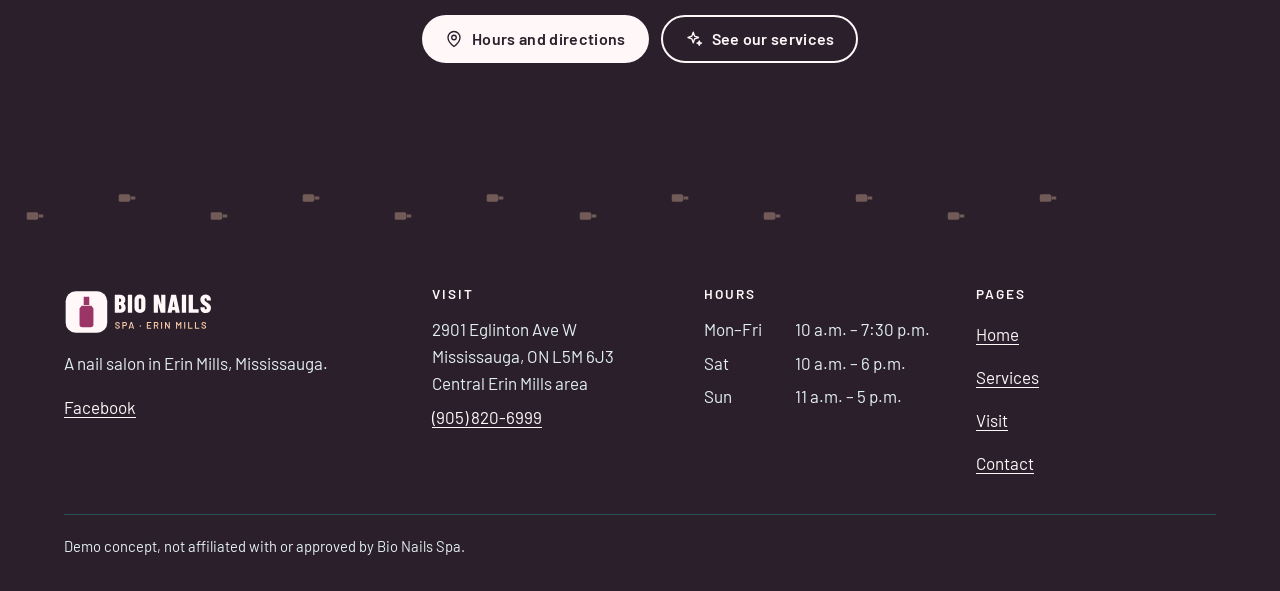
<file: contact.html>
<!DOCTYPE html>
<html lang="en-CA">
<head>
  <meta charset="utf-8">
  <meta name="viewport" content="width=device-width, initial-scale=1, viewport-fit=cover">
  <script>document.documentElement.classList.add("js")</script>
  <title>Contact | Bio Nails Spa (demo concept)</title>
  <meta name="description" content="Demo concept website for Bio Nails Spa, a nail salon in Mississauga — not the official site. Call (905) 820-6999.">
  <meta property="og:type" content="website">
  <meta property="og:site_name" content="Bio Nails Spa (demo concept)">
  <meta property="og:locale" content="en_CA">
  <meta property="og:title" content="Contact | Bio Nails Spa (demo concept)">
  <meta property="og:description" content="Demo concept website for Bio Nails Spa, a nail salon in Mississauga — not the official site. Call (905) 820-6999.">
  <meta property="og:url" content="https://mikelagumbay22.github.io/bio-nails-spa-demo/contact.html">
  <meta property="og:image" content="https://mikelagumbay22.github.io/bio-nails-spa-demo/img/og-image.jpg">
  <meta property="og:image:type" content="image/jpeg">
  <meta property="og:image:width" content="1200">
  <meta property="og:image:height" content="630">
  <meta property="og:image:alt" content="Demo concept, not the official site. An empty manicure station with a lamp and pink chairs in front of shelves of nail polish (illustrative image, not a photo of the nail salon)">
  <meta name="twitter:card" content="summary_large_image">
  <meta name="twitter:title" content="Contact | Bio Nails Spa (demo concept)">
  <meta name="twitter:description" content="Demo concept website for Bio Nails Spa, a nail salon in Mississauga — not the official site. Call (905) 820-6999.">
  <meta name="twitter:image" content="https://mikelagumbay22.github.io/bio-nails-spa-demo/img/og-image.jpg">
  <meta name="twitter:image:alt" content="Demo concept, not the official site. An empty manicure station with a lamp and pink chairs in front of shelves of nail polish (illustrative image, not a photo of the nail salon)">
  <meta name="robots" content="noindex, nofollow">
  <meta name="theme-color" content="#2A1F2B">
  <link rel="preload" href="fonts/barlowcondensed-700-latin.woff2" as="font" type="font/woff2" crossorigin>
  <link rel="preload" href="fonts/barlow-400-latin.woff2" as="font" type="font/woff2" crossorigin>
  <link rel="preload" href="fonts/barlow-600-latin.woff2" as="font" type="font/woff2" crossorigin>
  <link rel="stylesheet" href="css/site.css?v=d518612e">
  <link rel="icon" href="img/favicon.ico" sizes="any">
  <link rel="icon" type="image/png" sizes="512x512" href="img/favicon-512.png">
  <link rel="apple-touch-icon" href="img/apple-touch-icon.png">
</head>
<body class="page-contact" data-hours='[{"day": "Monday", "display": "10 a.m. – 7:30 p.m.", "closed": false, "opens": "10:00", "closes": "19:30"}, {"day": "Tuesday", "display": "10 a.m. – 7:30 p.m.", "closed": false, "opens": "10:00", "closes": "19:30"}, {"day": "Wednesday", "display": "10 a.m. – 7:30 p.m.", "closed": false, "opens": "10:00", "closes": "19:30"}, {"day": "Thursday", "display": "10 a.m. – 7:30 p.m.", "closed": false, "opens": "10:00", "closes": "19:30"}, {"day": "Friday", "display": "10 a.m. – 7:30 p.m.", "closed": false, "opens": "10:00", "closes": "19:30"}, {"day": "Saturday", "display": "10 a.m. – 6 p.m.", "closed": false, "opens": "10:00", "closes": "18:00"}, {"day": "Sunday", "display": "11 a.m. – 5 p.m.", "closed": false, "opens": "11:00", "closes": "17:00"}]'>
<aside class="demo-banner" aria-label="Demo notice">
  <p class="container">Demo concept — not an official website of Bio Nails Spa, and not yet approved by the business.</p>
</aside>
<a class="skip-link" href="#main">Skip to content</a>
<header class="site-header">
  <div class="container header-inner">
    <a class="brand" href="index.html">
      <img src="img/logo.svg" alt="Bio Nails Spa, home" width="180" height="60">
    </a>
    <nav class="site-nav desktop-nav" aria-label="Main">
      <ul>
        <li><a href="index.html">Home</a></li>
        <li><a href="services.html">Services</a></li>
        <li><a href="visit.html">Visit</a></li>
        <li><a href="contact.html" aria-current="page">Contact</a></li>
      </ul>
    </nav>
    <div class="header-actions">
      <a class="btn btn--primary btn--sm header-cta" href="tel:+19058206999"><svg viewBox="0 0 24 24" fill="none" stroke="currentColor" stroke-width="1.8" stroke-linecap="round" stroke-linejoin="round" aria-hidden="true" focusable="false"><path d="M22 16.9v3a2 2 0 0 1-2.2 2 19.8 19.8 0 0 1-8.6-3.1 19.5 19.5 0 0 1-6-6A19.8 19.8 0 0 1 2.1 4.2 2 2 0 0 1 4.1 2h3a2 2 0 0 1 2 1.7c.1 1 .4 1.9.7 2.8a2 2 0 0 1-.5 2.1L8 9.9a16 16 0 0 0 6 6l1.3-1.3a2 2 0 0 1 2.1-.4c.9.3 1.8.6 2.8.7a2 2 0 0 1 1.7 2z"/></svg>Call (905) 820-6999</a>
      <button type="button" class="menu-toggle" id="menu-toggle" aria-controls="mobile-nav" aria-expanded="false">
        <span class="burger" aria-hidden="true"><span></span><span></span><span></span></span>
        <span class="menu-toggle__label">Menu</span>
      </button>
    </div>
  </div>
  <div class="mobile-nav" id="mobile-nav" hidden>
    <nav aria-label="Mobile">
      <ul>
        <li style="--i:0"><a href="index.html">Home</a></li>
        <li style="--i:1"><a href="services.html">Services</a></li>
        <li style="--i:2"><a href="visit.html">Visit</a></li>
        <li style="--i:3"><a href="contact.html" aria-current="page">Contact</a></li>
        <li style="--i:4"><a class="mobile-nav__cta" href="tel:+19058206999"><svg viewBox="0 0 24 24" fill="none" stroke="currentColor" stroke-width="1.8" stroke-linecap="round" stroke-linejoin="round" aria-hidden="true" focusable="false"><path d="M22 16.9v3a2 2 0 0 1-2.2 2 19.8 19.8 0 0 1-8.6-3.1 19.5 19.5 0 0 1-6-6A19.8 19.8 0 0 1 2.1 4.2 2 2 0 0 1 4.1 2h3a2 2 0 0 1 2 1.7c.1 1 .4 1.9.7 2.8a2 2 0 0 1-.5 2.1L8 9.9a16 16 0 0 0 6 6l1.3-1.3a2 2 0 0 1 2.1-.4c.9.3 1.8.6 2.8.7a2 2 0 0 1 1.7 2z"/></svg>Call (905) 820-6999</a></li>
      </ul>
    </nav>
  </div>
</header>
<main id="main">

<section class="page-hero" aria-labelledby="contact-title">
  <div class="container"><div class="section-head">
    <p class="eyebrow">Contact</p>
    <h1 id="contact-title">Get in touch</h1>
    <p class="lead">The fastest way to reach us is by phone during opening hours.</p>
  </div></div>
</section>
<div class="trail " aria-hidden="true" data-trail>
  <div class="trail__prints">
    <svg class="trail__print" style="left:2.0%;--i:0" viewBox="0 0 24 24" fill="currentColor" focusable="false"><path d="M10 1h4v6h-4zM8.5 7.5h7l1.5 2V21a2 2 0 0 1-2 2H9a2 2 0 0 1-2-2V9.5z"/></svg>
    <svg class="trail__print is-up" style="left:9.2%;--i:1" viewBox="0 0 24 24" fill="currentColor" focusable="false"><path d="M10 1h4v6h-4zM8.5 7.5h7l1.5 2V21a2 2 0 0 1-2 2H9a2 2 0 0 1-2-2V9.5z"/></svg>
    <svg class="trail__print" style="left:16.4%;--i:2" viewBox="0 0 24 24" fill="currentColor" focusable="false"><path d="M10 1h4v6h-4zM8.5 7.5h7l1.5 2V21a2 2 0 0 1-2 2H9a2 2 0 0 1-2-2V9.5z"/></svg>
    <svg class="trail__print is-up" style="left:23.6%;--i:3" viewBox="0 0 24 24" fill="currentColor" focusable="false"><path d="M10 1h4v6h-4zM8.5 7.5h7l1.5 2V21a2 2 0 0 1-2 2H9a2 2 0 0 1-2-2V9.5z"/></svg>
    <svg class="trail__print" style="left:30.8%;--i:4" viewBox="0 0 24 24" fill="currentColor" focusable="false"><path d="M10 1h4v6h-4zM8.5 7.5h7l1.5 2V21a2 2 0 0 1-2 2H9a2 2 0 0 1-2-2V9.5z"/></svg>
    <svg class="trail__print is-up" style="left:38.0%;--i:5" viewBox="0 0 24 24" fill="currentColor" focusable="false"><path d="M10 1h4v6h-4zM8.5 7.5h7l1.5 2V21a2 2 0 0 1-2 2H9a2 2 0 0 1-2-2V9.5z"/></svg>
    <svg class="trail__print" style="left:45.2%;--i:6" viewBox="0 0 24 24" fill="currentColor" focusable="false"><path d="M10 1h4v6h-4zM8.5 7.5h7l1.5 2V21a2 2 0 0 1-2 2H9a2 2 0 0 1-2-2V9.5z"/></svg>
    <svg class="trail__print is-up" style="left:52.4%;--i:7" viewBox="0 0 24 24" fill="currentColor" focusable="false"><path d="M10 1h4v6h-4zM8.5 7.5h7l1.5 2V21a2 2 0 0 1-2 2H9a2 2 0 0 1-2-2V9.5z"/></svg>
    <svg class="trail__print" style="left:59.6%;--i:8" viewBox="0 0 24 24" fill="currentColor" focusable="false"><path d="M10 1h4v6h-4zM8.5 7.5h7l1.5 2V21a2 2 0 0 1-2 2H9a2 2 0 0 1-2-2V9.5z"/></svg>
    <svg class="trail__print is-up" style="left:66.8%;--i:9" viewBox="0 0 24 24" fill="currentColor" focusable="false"><path d="M10 1h4v6h-4zM8.5 7.5h7l1.5 2V21a2 2 0 0 1-2 2H9a2 2 0 0 1-2-2V9.5z"/></svg>
    <svg class="trail__print" style="left:74.0%;--i:10" viewBox="0 0 24 24" fill="currentColor" focusable="false"><path d="M10 1h4v6h-4zM8.5 7.5h7l1.5 2V21a2 2 0 0 1-2 2H9a2 2 0 0 1-2-2V9.5z"/></svg>
    <svg class="trail__print is-up" style="left:81.2%;--i:11" viewBox="0 0 24 24" fill="currentColor" focusable="false"><path d="M10 1h4v6h-4zM8.5 7.5h7l1.5 2V21a2 2 0 0 1-2 2H9a2 2 0 0 1-2-2V9.5z"/></svg>
  </div>
  <div class="container" style="position:relative;height:100%;container-type:inline-size">
  </div>
</div>

<section class="section section--tight" aria-label="Phone and message form">
  <div class="container"><div class="card-grid card-grid--2">
    <div class="card reveal reveal-l">
      <h2 class="h3" style="font-size:1.9rem">Call us</h2>
      <a class="phone-big" href="tel:+19058206999"><svg viewBox="0 0 24 24" fill="none" stroke="currentColor" stroke-width="1.8" stroke-linecap="round" stroke-linejoin="round" aria-hidden="true" focusable="false"><path d="M22 16.9v3a2 2 0 0 1-2.2 2 19.8 19.8 0 0 1-8.6-3.1 19.5 19.5 0 0 1-6-6A19.8 19.8 0 0 1 2.1 4.2 2 2 0 0 1 4.1 2h3a2 2 0 0 1 2 1.7c.1 1 .4 1.9.7 2.8a2 2 0 0 1-.5 2.1L8 9.9a16 16 0 0 0 6 6l1.3-1.3a2 2 0 0 1 2.1-.4c.9.3 1.8.6 2.8.7a2 2 0 0 1 1.7 2z"/></svg>(905) 820-6999</a>
      <p>Mon to Fri 10 a.m. to 7:30 p.m. Sat 10 a.m. to 6 p.m. Sun 11 a.m. to 5 p.m.</p>
      <p class="status " data-status data-state="neutral"><span class="status__dot" aria-hidden="true"></span><span class="status__text">Open every day: Mon–Sat from 10 a.m., Sun from 11 a.m.</span></p>
      <ul class="info-list" style="margin-top:1.5rem">
        <li><span class="ico"><svg viewBox="0 0 24 24" fill="none" stroke="currentColor" stroke-width="1.8" stroke-linecap="round" stroke-linejoin="round" aria-hidden="true" focusable="false"><path d="M20 10c0 6-8 12-8 12S4 16 4 10a8 8 0 0 1 16 0z"/><circle cx="12" cy="10" r="3"/></svg></span><div><span class="label">Address</span>2901 Eglinton Ave W, Mississauga, ON L5M 6J3<br><span class="muted">Central Erin Mills area</span></div></li>
        <li><span class="ico"><svg viewBox="0 0 24 24" fill="none" stroke="currentColor" stroke-width="1.8" stroke-linecap="round" stroke-linejoin="round" aria-hidden="true" focusable="false"><circle cx="12" cy="12" r="9"/><path d="M12 7v5l3 2"/></svg></span><div><span class="label">Hours</span>Monday to Friday 10 a.m. to 7:30 p.m. Saturday 10 a.m. to 6 p.m. Sunday 11 a.m. to 5 p.m.</div></li>
      </ul>
      <a class="text-link" href="visit.html"><span>Map and directions</span><svg viewBox="0 0 24 24" fill="none" stroke="currentColor" stroke-width="1.8" stroke-linecap="round" stroke-linejoin="round" aria-hidden="true" focusable="false"><path d="M5 12h14M13 6l6 6-6 6"/></svg></a>
    </div>
    <form class="card demo-form reveal reveal-r" aria-labelledby="form-title" onsubmit="return false">
      <h2 class="h3" id="form-title" style="font-size:1.9rem">Send us a message</h2><p><mark class="ph-inline">To confirm: contact form</mark></p>
      <fieldset disabled>
        <legend class="visually-hidden">Message form (not active in this demo)</legend>
        <label for="f-name">Name</label><input id="f-name" name="name" type="text" autocomplete="name">
        <label for="f-phone">Phone</label><input id="f-phone" name="phone" type="tel" autocomplete="tel">
        <label for="f-msg">Message</label><textarea id="f-msg" name="message" rows="4"></textarea>
        <button class="btn btn--primary" type="submit"><svg viewBox="0 0 24 24" fill="none" stroke="currentColor" stroke-width="1.8" stroke-linecap="round" stroke-linejoin="round" aria-hidden="true" focusable="false"><path d="M21 12a8 8 0 0 1-11.6 7.1L3 21l1.9-6.1A8 8 0 1 1 21 12z"/></svg>Send message</button>
      </fieldset>
      <p class="form-note">Form not active in this demo. Please call <a href="tel:+19058206999">(905) 820-6999</a>.</p>
    </form>
  </div></div>
</section>

<section class="section cta-band on-dark" aria-labelledby="contact-cta-title">
  <div class="container reveal">
    <div class="mini-paw" aria-hidden="true">
  <svg class="mini-paw__icon" viewBox="0 0 24 24" fill="currentColor" focusable="false"><path d="M10 1h4v6h-4zM8.5 7.5h7l1.5 2V21a2 2 0 0 1-2 2H9a2 2 0 0 1-2-2V9.5z"/></svg>
  <span class="pup__bubble" style="left:4%;top:30%;width:18%;--i:0"></span>
  <span class="pup__bubble" style="left:72%;top:10%;width:14%;--i:1"></span>
  <span class="pup__bubble" style="left:80%;top:46%;width:11%;--i:2"></span>
</div>
    <h2 id="contact-cta-title">Come by the salon</h2>
    <p>We&#39;re on Eglinton Ave W in Central Erin Mills.</p>
    <div class="btn-row">
      <a class="btn btn--light" href="visit.html"><svg viewBox="0 0 24 24" fill="none" stroke="currentColor" stroke-width="1.8" stroke-linecap="round" stroke-linejoin="round" aria-hidden="true" focusable="false"><path d="M20 10c0 6-8 12-8 12S4 16 4 10a8 8 0 0 1 16 0z"/><circle cx="12" cy="10" r="3"/></svg>Hours and directions</a>
      <a class="btn btn--outline-light" href="services.html"><svg viewBox="0 0 24 24" fill="none" stroke="currentColor" stroke-width="1.8" stroke-linecap="round" stroke-linejoin="round" aria-hidden="true" focusable="false"><path d="M11 3l1.8 5.2L18 10l-5.2 1.8L11 17l-1.8-5.2L4 10l5.2-1.8z"/><path d="M19 14.5l.8 2.2 2.2.8-2.2.8L19 20.5l-.8-2.2-2.2-.8 2.2-.8z"/></svg>See our services</a>
    </div>
  </div>
</section>

</main>
<div class="trail trail--dark" aria-hidden="true" data-trail>
  <div class="trail__prints">
    <svg class="trail__print" style="left:2.0%;--i:0" viewBox="0 0 24 24" fill="currentColor" focusable="false"><path d="M10 1h4v6h-4zM8.5 7.5h7l1.5 2V21a2 2 0 0 1-2 2H9a2 2 0 0 1-2-2V9.5z"/></svg>
    <svg class="trail__print is-up" style="left:9.2%;--i:1" viewBox="0 0 24 24" fill="currentColor" focusable="false"><path d="M10 1h4v6h-4zM8.5 7.5h7l1.5 2V21a2 2 0 0 1-2 2H9a2 2 0 0 1-2-2V9.5z"/></svg>
    <svg class="trail__print" style="left:16.4%;--i:2" viewBox="0 0 24 24" fill="currentColor" focusable="false"><path d="M10 1h4v6h-4zM8.5 7.5h7l1.5 2V21a2 2 0 0 1-2 2H9a2 2 0 0 1-2-2V9.5z"/></svg>
    <svg class="trail__print is-up" style="left:23.6%;--i:3" viewBox="0 0 24 24" fill="currentColor" focusable="false"><path d="M10 1h4v6h-4zM8.5 7.5h7l1.5 2V21a2 2 0 0 1-2 2H9a2 2 0 0 1-2-2V9.5z"/></svg>
    <svg class="trail__print" style="left:30.8%;--i:4" viewBox="0 0 24 24" fill="currentColor" focusable="false"><path d="M10 1h4v6h-4zM8.5 7.5h7l1.5 2V21a2 2 0 0 1-2 2H9a2 2 0 0 1-2-2V9.5z"/></svg>
    <svg class="trail__print is-up" style="left:38.0%;--i:5" viewBox="0 0 24 24" fill="currentColor" focusable="false"><path d="M10 1h4v6h-4zM8.5 7.5h7l1.5 2V21a2 2 0 0 1-2 2H9a2 2 0 0 1-2-2V9.5z"/></svg>
    <svg class="trail__print" style="left:45.2%;--i:6" viewBox="0 0 24 24" fill="currentColor" focusable="false"><path d="M10 1h4v6h-4zM8.5 7.5h7l1.5 2V21a2 2 0 0 1-2 2H9a2 2 0 0 1-2-2V9.5z"/></svg>
    <svg class="trail__print is-up" style="left:52.4%;--i:7" viewBox="0 0 24 24" fill="currentColor" focusable="false"><path d="M10 1h4v6h-4zM8.5 7.5h7l1.5 2V21a2 2 0 0 1-2 2H9a2 2 0 0 1-2-2V9.5z"/></svg>
    <svg class="trail__print" style="left:59.6%;--i:8" viewBox="0 0 24 24" fill="currentColor" focusable="false"><path d="M10 1h4v6h-4zM8.5 7.5h7l1.5 2V21a2 2 0 0 1-2 2H9a2 2 0 0 1-2-2V9.5z"/></svg>
    <svg class="trail__print is-up" style="left:66.8%;--i:9" viewBox="0 0 24 24" fill="currentColor" focusable="false"><path d="M10 1h4v6h-4zM8.5 7.5h7l1.5 2V21a2 2 0 0 1-2 2H9a2 2 0 0 1-2-2V9.5z"/></svg>
    <svg class="trail__print" style="left:74.0%;--i:10" viewBox="0 0 24 24" fill="currentColor" focusable="false"><path d="M10 1h4v6h-4zM8.5 7.5h7l1.5 2V21a2 2 0 0 1-2 2H9a2 2 0 0 1-2-2V9.5z"/></svg>
    <svg class="trail__print is-up" style="left:81.2%;--i:11" viewBox="0 0 24 24" fill="currentColor" focusable="false"><path d="M10 1h4v6h-4zM8.5 7.5h7l1.5 2V21a2 2 0 0 1-2 2H9a2 2 0 0 1-2-2V9.5z"/></svg>
  </div>
  <div class="container" style="position:relative;height:100%;container-type:inline-size">
  </div>
</div>
<footer class="site-footer on-dark">
  <div class="container">
    <div class="footer-grid">
      <div class="footer-brand">
        <a class="brand" href="index.html"><img src="img/logo-reversed.svg" alt="Bio Nails Spa, home" width="180" height="60" loading="lazy" decoding="async"></a>
        <p>A nail salon in Erin Mills, Mississauga.</p><p><a href="http://www.facebook.com/205462480170041" rel="noopener" target="_blank">Facebook<span class="visually-hidden"> (opens in a new tab)</span></a></p>
      </div>
      <div>
        <h2>Visit</h2>
        <ul>
          <li>2901 Eglinton Ave W<br>Mississauga, ON L5M 6J3<br>Central Erin Mills area</li>
          <li><a href="tel:+19058206999">(905) 820-6999</a></li>
        </ul>
      </div>
      <div>
        <h2>Hours</h2>
        <ul>
          <li><span class="footer-day">Mon–Fri</span> 10 a.m. – 7:30 p.m.</li>
          <li><span class="footer-day">Sat</span> 10 a.m. – 6 p.m.</li>
          <li><span class="footer-day">Sun</span> 11 a.m. – 5 p.m.</li>
        </ul>
      </div>
      <div>
        <h2>Pages</h2>
        <ul class="footer-nav">
          <li><a href="index.html">Home</a></li>
          <li><a href="services.html">Services</a></li>
          <li><a href="visit.html">Visit</a></li>
          <li><a href="contact.html" aria-current="page">Contact</a></li>
        </ul>
      </div>
    </div>
    <div class="footer-bottom">
      <p class="footer-legal">Demo concept, not affiliated with or approved by Bio Nails Spa.</p>
    </div>
  </div>
</footer>
<nav class="mobile-callbar" aria-label="Quick actions">
  <a class="btn btn--primary" href="tel:+19058206999" aria-label="Call (905) 820-6999"><svg viewBox="0 0 24 24" fill="none" stroke="currentColor" stroke-width="1.8" stroke-linecap="round" stroke-linejoin="round" aria-hidden="true" focusable="false"><path d="M22 16.9v3a2 2 0 0 1-2.2 2 19.8 19.8 0 0 1-8.6-3.1 19.5 19.5 0 0 1-6-6A19.8 19.8 0 0 1 2.1 4.2 2 2 0 0 1 4.1 2h3a2 2 0 0 1 2 1.7c.1 1 .4 1.9.7 2.8a2 2 0 0 1-.5 2.1L8 9.9a16 16 0 0 0 6 6l1.3-1.3a2 2 0 0 1 2.1-.4c.9.3 1.8.6 2.8.7a2 2 0 0 1 1.7 2z"/></svg>Call</a>
  <a class="btn btn--ghost" href="https://www.google.com/maps/dir/?api=1&amp;destination=Bio%20Nails%20Spa%2C%202901%20Eglinton%20Ave%20W%2C%20Mississauga%2C%20ON%20L5M%206J3" target="_blank" rel="noopener"><svg viewBox="0 0 24 24" fill="none" stroke="currentColor" stroke-width="1.8" stroke-linecap="round" stroke-linejoin="round" aria-hidden="true" focusable="false"><path d="M20 10c0 6-8 12-8 12S4 16 4 10a8 8 0 0 1 16 0z"/><circle cx="12" cy="10" r="3"/></svg>Directions<span class="visually-hidden"> (opens Google Maps in a new tab)</span></a>
  <a class="btn btn--ghost" href="services.html"><svg viewBox="0 0 24 24" fill="none" stroke="currentColor" stroke-width="1.8" stroke-linecap="round" stroke-linejoin="round" aria-hidden="true" focusable="false"><path d="M11 3l1.8 5.2L18 10l-5.2 1.8L11 17l-1.8-5.2L4 10l5.2-1.8z"/><path d="M19 14.5l.8 2.2 2.2.8-2.2.8L19 20.5l-.8-2.2-2.2-.8 2.2-.8z"/></svg>Services</a>
</nav>
<script src="js/site.js?v=d518612e" defer></script>
</body>
</html>
</file>
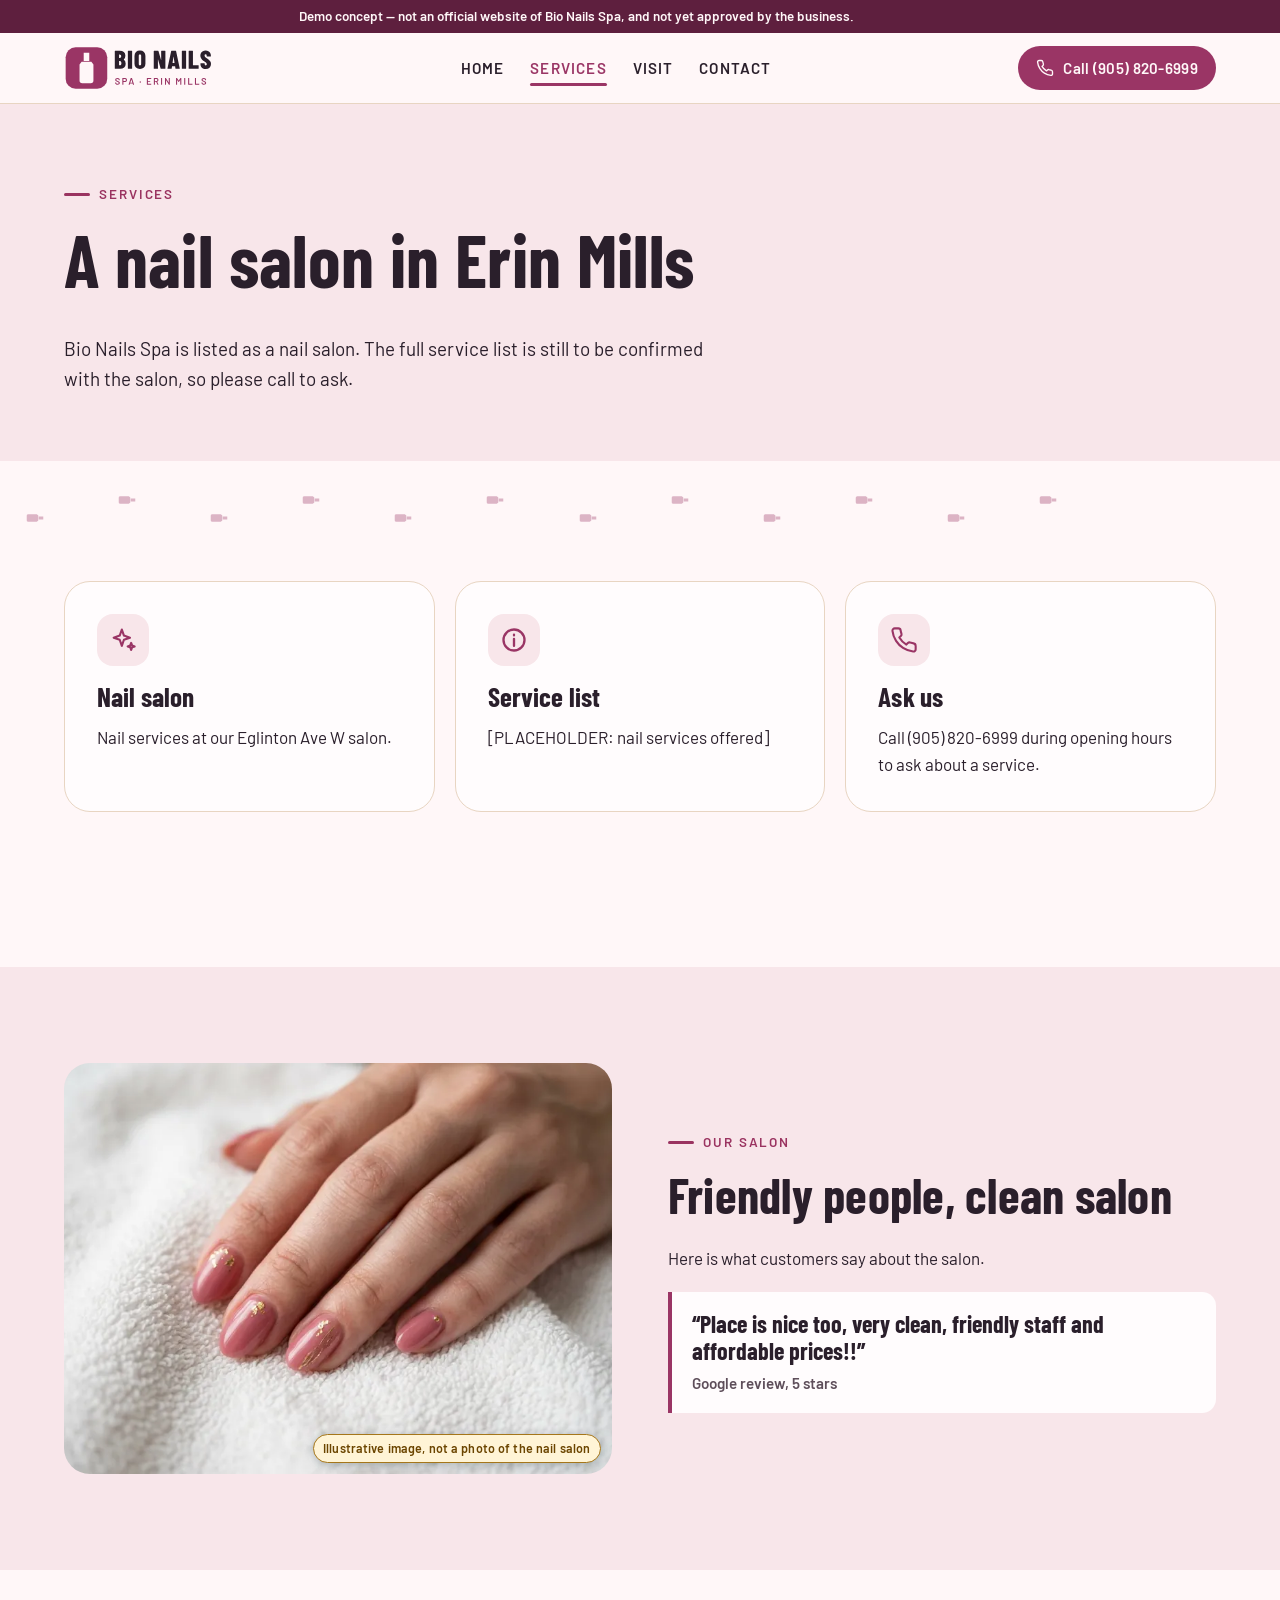
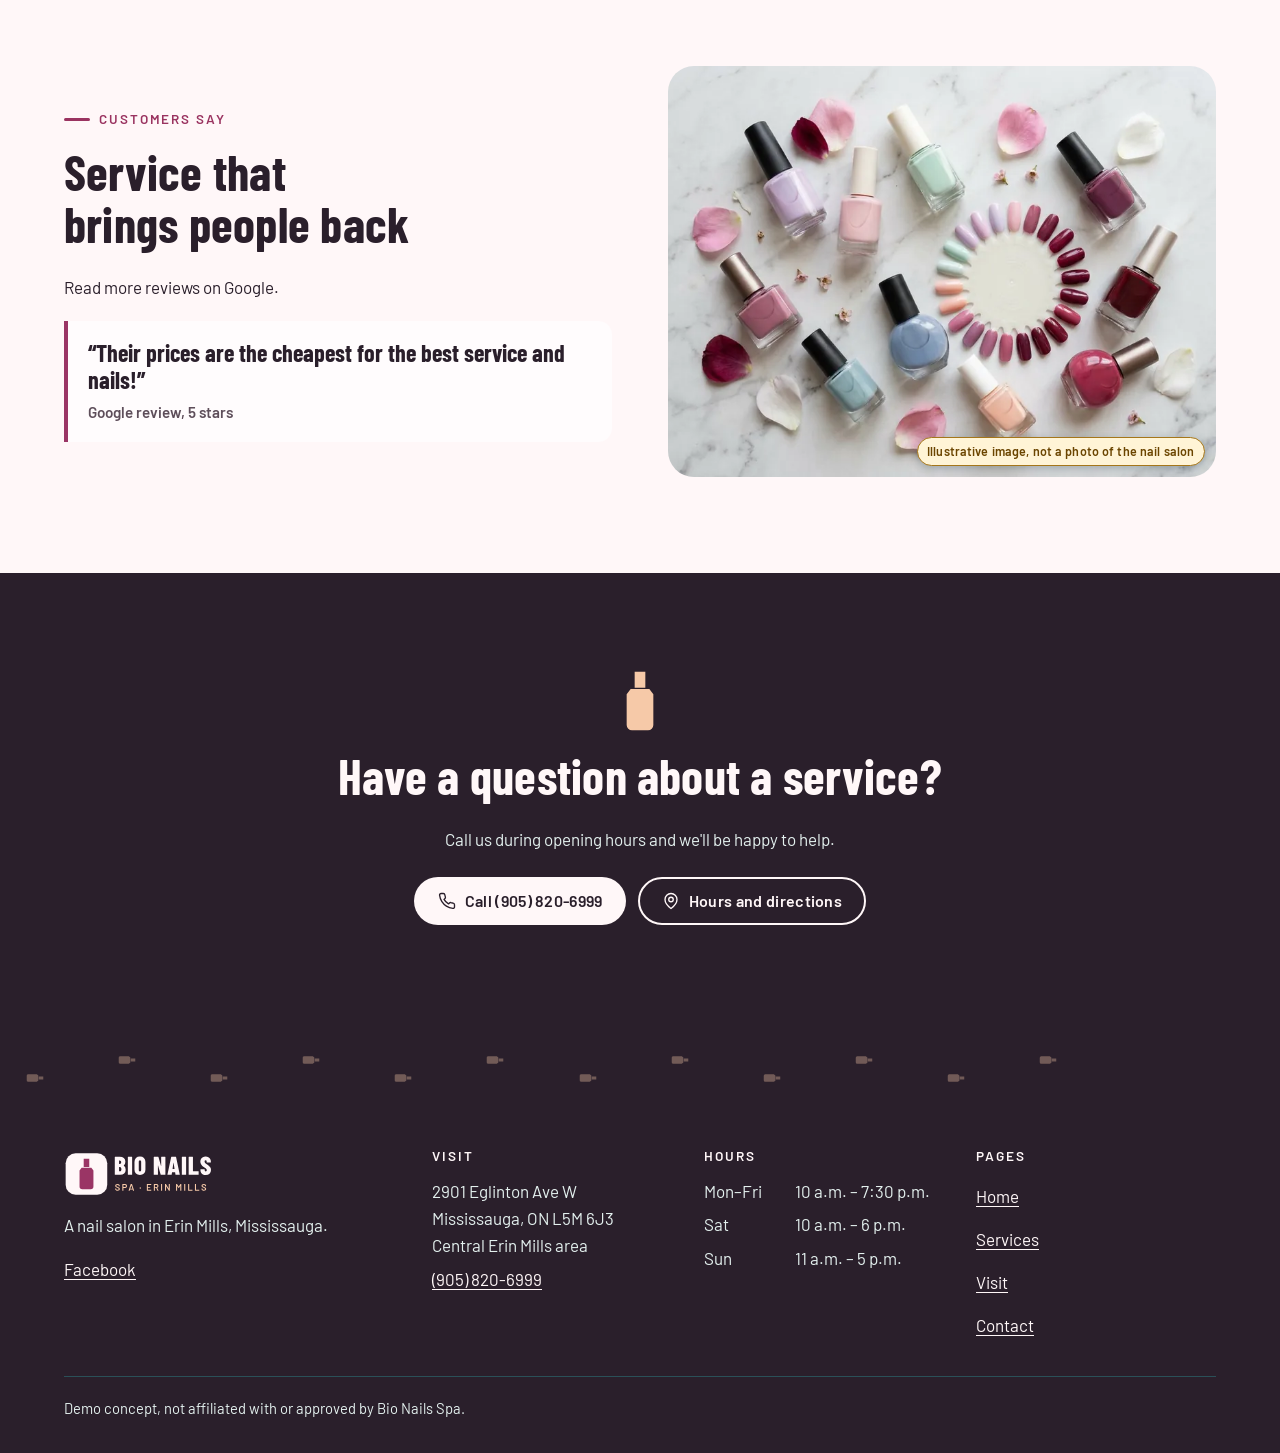
<file: services.html>
<!DOCTYPE html>
<html lang="en-CA">
<head>
  <meta charset="utf-8">
  <meta name="viewport" content="width=device-width, initial-scale=1, viewport-fit=cover">
  <script>document.documentElement.classList.add("js")</script>
  <title>Services | Bio Nails Spa (demo concept)</title>
  <meta name="description" content="Demo concept website for Bio Nails Spa, a nail salon in Mississauga — not the official site. A nail salon in Erin Mills.">
  <meta property="og:type" content="website">
  <meta property="og:site_name" content="Bio Nails Spa (demo concept)">
  <meta property="og:locale" content="en_CA">
  <meta property="og:title" content="Services | Bio Nails Spa (demo concept)">
  <meta property="og:description" content="Demo concept website for Bio Nails Spa, a nail salon in Mississauga — not the official site. A nail salon in Erin Mills.">
  <meta property="og:url" content="https://mikelagumbay22.github.io/bio-nails-spa-demo/services.html">
  <meta property="og:image" content="https://mikelagumbay22.github.io/bio-nails-spa-demo/img/og-image.jpg">
  <meta property="og:image:type" content="image/jpeg">
  <meta property="og:image:width" content="1200">
  <meta property="og:image:height" content="630">
  <meta property="og:image:alt" content="Demo concept, not the official site. An empty manicure station with a lamp and pink chairs in front of shelves of nail polish (illustrative image, not a photo of the nail salon)">
  <meta name="twitter:card" content="summary_large_image">
  <meta name="twitter:title" content="Services | Bio Nails Spa (demo concept)">
  <meta name="twitter:description" content="Demo concept website for Bio Nails Spa, a nail salon in Mississauga — not the official site. A nail salon in Erin Mills.">
  <meta name="twitter:image" content="https://mikelagumbay22.github.io/bio-nails-spa-demo/img/og-image.jpg">
  <meta name="twitter:image:alt" content="Demo concept, not the official site. An empty manicure station with a lamp and pink chairs in front of shelves of nail polish (illustrative image, not a photo of the nail salon)">
  <meta name="robots" content="noindex, nofollow">
  <meta name="theme-color" content="#2A1F2B">
  <link rel="preload" href="fonts/barlowcondensed-700-latin.woff2" as="font" type="font/woff2" crossorigin>
  <link rel="preload" href="fonts/barlow-400-latin.woff2" as="font" type="font/woff2" crossorigin>
  <link rel="preload" href="fonts/barlow-600-latin.woff2" as="font" type="font/woff2" crossorigin>
  <link rel="stylesheet" href="css/site.css?v=d518612e">
  <link rel="icon" href="img/favicon.ico" sizes="any">
  <link rel="icon" type="image/png" sizes="512x512" href="img/favicon-512.png">
  <link rel="apple-touch-icon" href="img/apple-touch-icon.png">
</head>
<body class="page-services" data-hours='[{"day": "Monday", "display": "10 a.m. – 7:30 p.m.", "closed": false, "opens": "10:00", "closes": "19:30"}, {"day": "Tuesday", "display": "10 a.m. – 7:30 p.m.", "closed": false, "opens": "10:00", "closes": "19:30"}, {"day": "Wednesday", "display": "10 a.m. – 7:30 p.m.", "closed": false, "opens": "10:00", "closes": "19:30"}, {"day": "Thursday", "display": "10 a.m. – 7:30 p.m.", "closed": false, "opens": "10:00", "closes": "19:30"}, {"day": "Friday", "display": "10 a.m. – 7:30 p.m.", "closed": false, "opens": "10:00", "closes": "19:30"}, {"day": "Saturday", "display": "10 a.m. – 6 p.m.", "closed": false, "opens": "10:00", "closes": "18:00"}, {"day": "Sunday", "display": "11 a.m. – 5 p.m.", "closed": false, "opens": "11:00", "closes": "17:00"}]'>
<aside class="demo-banner" aria-label="Demo notice">
  <p class="container">Demo concept — not an official website of Bio Nails Spa, and not yet approved by the business.</p>
</aside>
<a class="skip-link" href="#main">Skip to content</a>
<header class="site-header">
  <div class="container header-inner">
    <a class="brand" href="index.html">
      <img src="img/logo.svg" alt="Bio Nails Spa, home" width="180" height="60">
    </a>
    <nav class="site-nav desktop-nav" aria-label="Main">
      <ul>
        <li><a href="index.html">Home</a></li>
        <li><a href="services.html" aria-current="page">Services</a></li>
        <li><a href="visit.html">Visit</a></li>
        <li><a href="contact.html">Contact</a></li>
      </ul>
    </nav>
    <div class="header-actions">
      <a class="btn btn--primary btn--sm header-cta" href="tel:+19058206999"><svg viewBox="0 0 24 24" fill="none" stroke="currentColor" stroke-width="1.8" stroke-linecap="round" stroke-linejoin="round" aria-hidden="true" focusable="false"><path d="M22 16.9v3a2 2 0 0 1-2.2 2 19.8 19.8 0 0 1-8.6-3.1 19.5 19.5 0 0 1-6-6A19.8 19.8 0 0 1 2.1 4.2 2 2 0 0 1 4.1 2h3a2 2 0 0 1 2 1.7c.1 1 .4 1.9.7 2.8a2 2 0 0 1-.5 2.1L8 9.9a16 16 0 0 0 6 6l1.3-1.3a2 2 0 0 1 2.1-.4c.9.3 1.8.6 2.8.7a2 2 0 0 1 1.7 2z"/></svg>Call (905) 820-6999</a>
      <button type="button" class="menu-toggle" id="menu-toggle" aria-controls="mobile-nav" aria-expanded="false">
        <span class="burger" aria-hidden="true"><span></span><span></span><span></span></span>
        <span class="menu-toggle__label">Menu</span>
      </button>
    </div>
  </div>
  <div class="mobile-nav" id="mobile-nav" hidden>
    <nav aria-label="Mobile">
      <ul>
        <li style="--i:0"><a href="index.html">Home</a></li>
        <li style="--i:1"><a href="services.html" aria-current="page">Services</a></li>
        <li style="--i:2"><a href="visit.html">Visit</a></li>
        <li style="--i:3"><a href="contact.html">Contact</a></li>
        <li style="--i:4"><a class="mobile-nav__cta" href="tel:+19058206999"><svg viewBox="0 0 24 24" fill="none" stroke="currentColor" stroke-width="1.8" stroke-linecap="round" stroke-linejoin="round" aria-hidden="true" focusable="false"><path d="M22 16.9v3a2 2 0 0 1-2.2 2 19.8 19.8 0 0 1-8.6-3.1 19.5 19.5 0 0 1-6-6A19.8 19.8 0 0 1 2.1 4.2 2 2 0 0 1 4.1 2h3a2 2 0 0 1 2 1.7c.1 1 .4 1.9.7 2.8a2 2 0 0 1-.5 2.1L8 9.9a16 16 0 0 0 6 6l1.3-1.3a2 2 0 0 1 2.1-.4c.9.3 1.8.6 2.8.7a2 2 0 0 1 1.7 2z"/></svg>Call (905) 820-6999</a></li>
      </ul>
    </nav>
  </div>
</header>
<main id="main">

<section class="page-hero" aria-labelledby="services-title">
  <div class="container"><div class="section-head">
    <p class="eyebrow">Services</p>
    <h1 id="services-title">A nail salon in Erin Mills</h1>
    <p class="lead">Bio Nails Spa is listed as a nail salon. The full service list is still to be confirmed with the salon, so please call to ask.</p>
  </div></div>
</section>
<div class="trail " aria-hidden="true" data-trail>
  <div class="trail__prints">
    <svg class="trail__print" style="left:2.0%;--i:0" viewBox="0 0 24 24" fill="currentColor" focusable="false"><path d="M10 1h4v6h-4zM8.5 7.5h7l1.5 2V21a2 2 0 0 1-2 2H9a2 2 0 0 1-2-2V9.5z"/></svg>
    <svg class="trail__print is-up" style="left:9.2%;--i:1" viewBox="0 0 24 24" fill="currentColor" focusable="false"><path d="M10 1h4v6h-4zM8.5 7.5h7l1.5 2V21a2 2 0 0 1-2 2H9a2 2 0 0 1-2-2V9.5z"/></svg>
    <svg class="trail__print" style="left:16.4%;--i:2" viewBox="0 0 24 24" fill="currentColor" focusable="false"><path d="M10 1h4v6h-4zM8.5 7.5h7l1.5 2V21a2 2 0 0 1-2 2H9a2 2 0 0 1-2-2V9.5z"/></svg>
    <svg class="trail__print is-up" style="left:23.6%;--i:3" viewBox="0 0 24 24" fill="currentColor" focusable="false"><path d="M10 1h4v6h-4zM8.5 7.5h7l1.5 2V21a2 2 0 0 1-2 2H9a2 2 0 0 1-2-2V9.5z"/></svg>
    <svg class="trail__print" style="left:30.8%;--i:4" viewBox="0 0 24 24" fill="currentColor" focusable="false"><path d="M10 1h4v6h-4zM8.5 7.5h7l1.5 2V21a2 2 0 0 1-2 2H9a2 2 0 0 1-2-2V9.5z"/></svg>
    <svg class="trail__print is-up" style="left:38.0%;--i:5" viewBox="0 0 24 24" fill="currentColor" focusable="false"><path d="M10 1h4v6h-4zM8.5 7.5h7l1.5 2V21a2 2 0 0 1-2 2H9a2 2 0 0 1-2-2V9.5z"/></svg>
    <svg class="trail__print" style="left:45.2%;--i:6" viewBox="0 0 24 24" fill="currentColor" focusable="false"><path d="M10 1h4v6h-4zM8.5 7.5h7l1.5 2V21a2 2 0 0 1-2 2H9a2 2 0 0 1-2-2V9.5z"/></svg>
    <svg class="trail__print is-up" style="left:52.4%;--i:7" viewBox="0 0 24 24" fill="currentColor" focusable="false"><path d="M10 1h4v6h-4zM8.5 7.5h7l1.5 2V21a2 2 0 0 1-2 2H9a2 2 0 0 1-2-2V9.5z"/></svg>
    <svg class="trail__print" style="left:59.6%;--i:8" viewBox="0 0 24 24" fill="currentColor" focusable="false"><path d="M10 1h4v6h-4zM8.5 7.5h7l1.5 2V21a2 2 0 0 1-2 2H9a2 2 0 0 1-2-2V9.5z"/></svg>
    <svg class="trail__print is-up" style="left:66.8%;--i:9" viewBox="0 0 24 24" fill="currentColor" focusable="false"><path d="M10 1h4v6h-4zM8.5 7.5h7l1.5 2V21a2 2 0 0 1-2 2H9a2 2 0 0 1-2-2V9.5z"/></svg>
    <svg class="trail__print" style="left:74.0%;--i:10" viewBox="0 0 24 24" fill="currentColor" focusable="false"><path d="M10 1h4v6h-4zM8.5 7.5h7l1.5 2V21a2 2 0 0 1-2 2H9a2 2 0 0 1-2-2V9.5z"/></svg>
    <svg class="trail__print is-up" style="left:81.2%;--i:11" viewBox="0 0 24 24" fill="currentColor" focusable="false"><path d="M10 1h4v6h-4zM8.5 7.5h7l1.5 2V21a2 2 0 0 1-2 2H9a2 2 0 0 1-2-2V9.5z"/></svg>
  </div>
  <div class="container" style="position:relative;height:100%;container-type:inline-size">
  </div>
</div>

<section class="section section--tight" aria-label="Services">
  <div class="container">
    <ul class="card-grid card-grid--3 services-grid">
      <li class="card service-card tilt reveal" style="--d: 0.0s" id="nails" data-tilt>
        <span class="icon-chip"><svg viewBox="0 0 24 24" fill="none" stroke="currentColor" stroke-width="1.8" stroke-linecap="round" stroke-linejoin="round" aria-hidden="true" focusable="false"><path d="M11 3l1.8 5.2L18 10l-5.2 1.8L11 17l-1.8-5.2L4 10l5.2-1.8z"/><path d="M19 14.5l.8 2.2 2.2.8-2.2.8L19 20.5l-.8-2.2-2.2-.8 2.2-.8z"/></svg></span>
        <h2 class="h3">Nail salon</h2>
        <p>Nail services at our Eglinton Ave W salon.</p>
      </li>
      <li class="card service-card tilt reveal" style="--d: 0.1s" id="list" data-tilt>
        <span class="icon-chip"><svg viewBox="0 0 24 24" fill="none" stroke="currentColor" stroke-width="2" stroke-linecap="round" stroke-linejoin="round" aria-hidden="true" focusable="false"><circle cx="12" cy="12" r="9"/><path d="M12 11v6M12 7.5v.5"/></svg></span>
        <h2 class="h3">Service list</h2>
        <p>[PLACEHOLDER: nail services offered]</p>
      </li>
      <li class="card service-card tilt reveal" style="--d: 0.2s" id="call" data-tilt>
        <span class="icon-chip"><svg viewBox="0 0 24 24" fill="none" stroke="currentColor" stroke-width="1.8" stroke-linecap="round" stroke-linejoin="round" aria-hidden="true" focusable="false"><path d="M22 16.9v3a2 2 0 0 1-2.2 2 19.8 19.8 0 0 1-8.6-3.1 19.5 19.5 0 0 1-6-6A19.8 19.8 0 0 1 2.1 4.2 2 2 0 0 1 4.1 2h3a2 2 0 0 1 2 1.7c.1 1 .4 1.9.7 2.8a2 2 0 0 1-.5 2.1L8 9.9a16 16 0 0 0 6 6l1.3-1.3a2 2 0 0 1 2.1-.4c.9.3 1.8.6 2.8.7a2 2 0 0 1 1.7 2z"/></svg></span>
        <h2 class="h3">Ask us</h2>
        <p>Call (905) 820-6999 during opening hours to ask about a service.</p>
      </li>
    </ul>
    <p class="note reveal" style="margin-top:1.25rem">Prices aren't listed on this demo. [PLACEHOLDER: prices] Please call <a href="tel:+19058206999">(905) 820-6999</a> to ask.</p>
  </div>
</section>
<section class="section section--alt" aria-labelledby="cats-title">
  <div class="container split">
    <div class="reveal reveal-l"><div class="media "><span class="ph-badge image-badge">Illustrative image, not a photo of the nail salon</span>
  <img src="img/flower-800.webp" srcset="img/flower-480.webp 480w, img/flower-800.webp 800w, img/flower-1200.webp 1200w" sizes="(min-width: 900px) 540px, 92vw" width="1200" height="900" alt="A hand resting on a white towel with glossy rose-pink nails" loading="lazy" decoding="async">
</div></div>
    <div class="reveal reveal-r">
      <p class="eyebrow">Our salon</p>
      <h2 id="cats-title">Friendly people, clean salon</h2>
      <p>Here is what customers say about the salon.</p>
      <figure class="feature-quote"><blockquote style="margin:0"><p>“Place is nice too, very clean, friendly staff and affordable prices!!”</p></blockquote><figcaption>Google review, 5 stars</figcaption></figure>
    </div>
  </div>
</section>
<section class="section" aria-labelledby="boutique-title">
  <div class="container split split--flip">
    <div class="reveal reveal-r"><div class="media "><span class="ph-badge image-badge">Illustrative image, not a photo of the nail salon</span>
  <img src="img/sparkle-800.webp" srcset="img/sparkle-480.webp 480w, img/sparkle-800.webp 800w, img/sparkle-1200.webp 1200w" sizes="(min-width: 900px) 540px, 92vw" width="1200" height="900" alt="Pastel and berry nail polish bottles around a wheel of painted nail tips, with flower petals" loading="lazy" decoding="async">
</div></div>
    <div class="reveal reveal-l">
      <p class="eyebrow">Customers say</p>
      <h2 id="boutique-title">Service that brings people back</h2>
      <p>Read more reviews on Google.</p>
      <figure class="feature-quote"><blockquote style="margin:0"><p>“Their prices are the cheapest for the best service and nails!”</p></blockquote><figcaption>Google review, 5 stars</figcaption></figure>
    </div>
  </div>
</section>

<section class="section cta-band on-dark" aria-labelledby="services-cta-title">
  <div class="container reveal">
    <div class="mini-paw" aria-hidden="true">
  <svg class="mini-paw__icon" viewBox="0 0 24 24" fill="currentColor" focusable="false"><path d="M10 1h4v6h-4zM8.5 7.5h7l1.5 2V21a2 2 0 0 1-2 2H9a2 2 0 0 1-2-2V9.5z"/></svg>
  <span class="pup__bubble" style="left:4%;top:30%;width:18%;--i:0"></span>
  <span class="pup__bubble" style="left:72%;top:10%;width:14%;--i:1"></span>
  <span class="pup__bubble" style="left:80%;top:46%;width:11%;--i:2"></span>
</div>
    <h2 id="services-cta-title">Have a question about a service?</h2>
    <p>Call us during opening hours and we&#39;ll be happy to help.</p>
    <div class="btn-row">
      <a class="btn btn--light" href="tel:+19058206999"><svg viewBox="0 0 24 24" fill="none" stroke="currentColor" stroke-width="1.8" stroke-linecap="round" stroke-linejoin="round" aria-hidden="true" focusable="false"><path d="M22 16.9v3a2 2 0 0 1-2.2 2 19.8 19.8 0 0 1-8.6-3.1 19.5 19.5 0 0 1-6-6A19.8 19.8 0 0 1 2.1 4.2 2 2 0 0 1 4.1 2h3a2 2 0 0 1 2 1.7c.1 1 .4 1.9.7 2.8a2 2 0 0 1-.5 2.1L8 9.9a16 16 0 0 0 6 6l1.3-1.3a2 2 0 0 1 2.1-.4c.9.3 1.8.6 2.8.7a2 2 0 0 1 1.7 2z"/></svg>Call (905) 820-6999</a>
      <a class="btn btn--outline-light" href="visit.html"><svg viewBox="0 0 24 24" fill="none" stroke="currentColor" stroke-width="1.8" stroke-linecap="round" stroke-linejoin="round" aria-hidden="true" focusable="false"><path d="M20 10c0 6-8 12-8 12S4 16 4 10a8 8 0 0 1 16 0z"/><circle cx="12" cy="10" r="3"/></svg>Hours and directions</a>
    </div>
  </div>
</section>

</main>
<div class="trail trail--dark" aria-hidden="true" data-trail>
  <div class="trail__prints">
    <svg class="trail__print" style="left:2.0%;--i:0" viewBox="0 0 24 24" fill="currentColor" focusable="false"><path d="M10 1h4v6h-4zM8.5 7.5h7l1.5 2V21a2 2 0 0 1-2 2H9a2 2 0 0 1-2-2V9.5z"/></svg>
    <svg class="trail__print is-up" style="left:9.2%;--i:1" viewBox="0 0 24 24" fill="currentColor" focusable="false"><path d="M10 1h4v6h-4zM8.5 7.5h7l1.5 2V21a2 2 0 0 1-2 2H9a2 2 0 0 1-2-2V9.5z"/></svg>
    <svg class="trail__print" style="left:16.4%;--i:2" viewBox="0 0 24 24" fill="currentColor" focusable="false"><path d="M10 1h4v6h-4zM8.5 7.5h7l1.5 2V21a2 2 0 0 1-2 2H9a2 2 0 0 1-2-2V9.5z"/></svg>
    <svg class="trail__print is-up" style="left:23.6%;--i:3" viewBox="0 0 24 24" fill="currentColor" focusable="false"><path d="M10 1h4v6h-4zM8.5 7.5h7l1.5 2V21a2 2 0 0 1-2 2H9a2 2 0 0 1-2-2V9.5z"/></svg>
    <svg class="trail__print" style="left:30.8%;--i:4" viewBox="0 0 24 24" fill="currentColor" focusable="false"><path d="M10 1h4v6h-4zM8.5 7.5h7l1.5 2V21a2 2 0 0 1-2 2H9a2 2 0 0 1-2-2V9.5z"/></svg>
    <svg class="trail__print is-up" style="left:38.0%;--i:5" viewBox="0 0 24 24" fill="currentColor" focusable="false"><path d="M10 1h4v6h-4zM8.5 7.5h7l1.5 2V21a2 2 0 0 1-2 2H9a2 2 0 0 1-2-2V9.5z"/></svg>
    <svg class="trail__print" style="left:45.2%;--i:6" viewBox="0 0 24 24" fill="currentColor" focusable="false"><path d="M10 1h4v6h-4zM8.5 7.5h7l1.5 2V21a2 2 0 0 1-2 2H9a2 2 0 0 1-2-2V9.5z"/></svg>
    <svg class="trail__print is-up" style="left:52.4%;--i:7" viewBox="0 0 24 24" fill="currentColor" focusable="false"><path d="M10 1h4v6h-4zM8.5 7.5h7l1.5 2V21a2 2 0 0 1-2 2H9a2 2 0 0 1-2-2V9.5z"/></svg>
    <svg class="trail__print" style="left:59.6%;--i:8" viewBox="0 0 24 24" fill="currentColor" focusable="false"><path d="M10 1h4v6h-4zM8.5 7.5h7l1.5 2V21a2 2 0 0 1-2 2H9a2 2 0 0 1-2-2V9.5z"/></svg>
    <svg class="trail__print is-up" style="left:66.8%;--i:9" viewBox="0 0 24 24" fill="currentColor" focusable="false"><path d="M10 1h4v6h-4zM8.5 7.5h7l1.5 2V21a2 2 0 0 1-2 2H9a2 2 0 0 1-2-2V9.5z"/></svg>
    <svg class="trail__print" style="left:74.0%;--i:10" viewBox="0 0 24 24" fill="currentColor" focusable="false"><path d="M10 1h4v6h-4zM8.5 7.5h7l1.5 2V21a2 2 0 0 1-2 2H9a2 2 0 0 1-2-2V9.5z"/></svg>
    <svg class="trail__print is-up" style="left:81.2%;--i:11" viewBox="0 0 24 24" fill="currentColor" focusable="false"><path d="M10 1h4v6h-4zM8.5 7.5h7l1.5 2V21a2 2 0 0 1-2 2H9a2 2 0 0 1-2-2V9.5z"/></svg>
  </div>
  <div class="container" style="position:relative;height:100%;container-type:inline-size">
  </div>
</div>
<footer class="site-footer on-dark">
  <div class="container">
    <div class="footer-grid">
      <div class="footer-brand">
        <a class="brand" href="index.html"><img src="img/logo-reversed.svg" alt="Bio Nails Spa, home" width="180" height="60" loading="lazy" decoding="async"></a>
        <p>A nail salon in Erin Mills, Mississauga.</p><p><a href="http://www.facebook.com/205462480170041" rel="noopener" target="_blank">Facebook<span class="visually-hidden"> (opens in a new tab)</span></a></p>
      </div>
      <div>
        <h2>Visit</h2>
        <ul>
          <li>2901 Eglinton Ave W<br>Mississauga, ON L5M 6J3<br>Central Erin Mills area</li>
          <li><a href="tel:+19058206999">(905) 820-6999</a></li>
        </ul>
      </div>
      <div>
        <h2>Hours</h2>
        <ul>
          <li><span class="footer-day">Mon–Fri</span> 10 a.m. – 7:30 p.m.</li>
          <li><span class="footer-day">Sat</span> 10 a.m. – 6 p.m.</li>
          <li><span class="footer-day">Sun</span> 11 a.m. – 5 p.m.</li>
        </ul>
      </div>
      <div>
        <h2>Pages</h2>
        <ul class="footer-nav">
          <li><a href="index.html">Home</a></li>
          <li><a href="services.html" aria-current="page">Services</a></li>
          <li><a href="visit.html">Visit</a></li>
          <li><a href="contact.html">Contact</a></li>
        </ul>
      </div>
    </div>
    <div class="footer-bottom">
      <p class="footer-legal">Demo concept, not affiliated with or approved by Bio Nails Spa.</p>
    </div>
  </div>
</footer>
<nav class="mobile-callbar" aria-label="Quick actions">
  <a class="btn btn--primary" href="tel:+19058206999" aria-label="Call (905) 820-6999"><svg viewBox="0 0 24 24" fill="none" stroke="currentColor" stroke-width="1.8" stroke-linecap="round" stroke-linejoin="round" aria-hidden="true" focusable="false"><path d="M22 16.9v3a2 2 0 0 1-2.2 2 19.8 19.8 0 0 1-8.6-3.1 19.5 19.5 0 0 1-6-6A19.8 19.8 0 0 1 2.1 4.2 2 2 0 0 1 4.1 2h3a2 2 0 0 1 2 1.7c.1 1 .4 1.9.7 2.8a2 2 0 0 1-.5 2.1L8 9.9a16 16 0 0 0 6 6l1.3-1.3a2 2 0 0 1 2.1-.4c.9.3 1.8.6 2.8.7a2 2 0 0 1 1.7 2z"/></svg>Call</a>
  <a class="btn btn--ghost" href="https://www.google.com/maps/dir/?api=1&amp;destination=Bio%20Nails%20Spa%2C%202901%20Eglinton%20Ave%20W%2C%20Mississauga%2C%20ON%20L5M%206J3" target="_blank" rel="noopener"><svg viewBox="0 0 24 24" fill="none" stroke="currentColor" stroke-width="1.8" stroke-linecap="round" stroke-linejoin="round" aria-hidden="true" focusable="false"><path d="M20 10c0 6-8 12-8 12S4 16 4 10a8 8 0 0 1 16 0z"/><circle cx="12" cy="10" r="3"/></svg>Directions<span class="visually-hidden"> (opens Google Maps in a new tab)</span></a>
  <a class="btn btn--ghost" href="services.html"><svg viewBox="0 0 24 24" fill="none" stroke="currentColor" stroke-width="1.8" stroke-linecap="round" stroke-linejoin="round" aria-hidden="true" focusable="false"><path d="M11 3l1.8 5.2L18 10l-5.2 1.8L11 17l-1.8-5.2L4 10l5.2-1.8z"/><path d="M19 14.5l.8 2.2 2.2.8-2.2.8L19 20.5l-.8-2.2-2.2-.8 2.2-.8z"/></svg>Services</a>
</nav>
<script src="js/site.js?v=d518612e" defer></script>
</body>
</html>
</file>
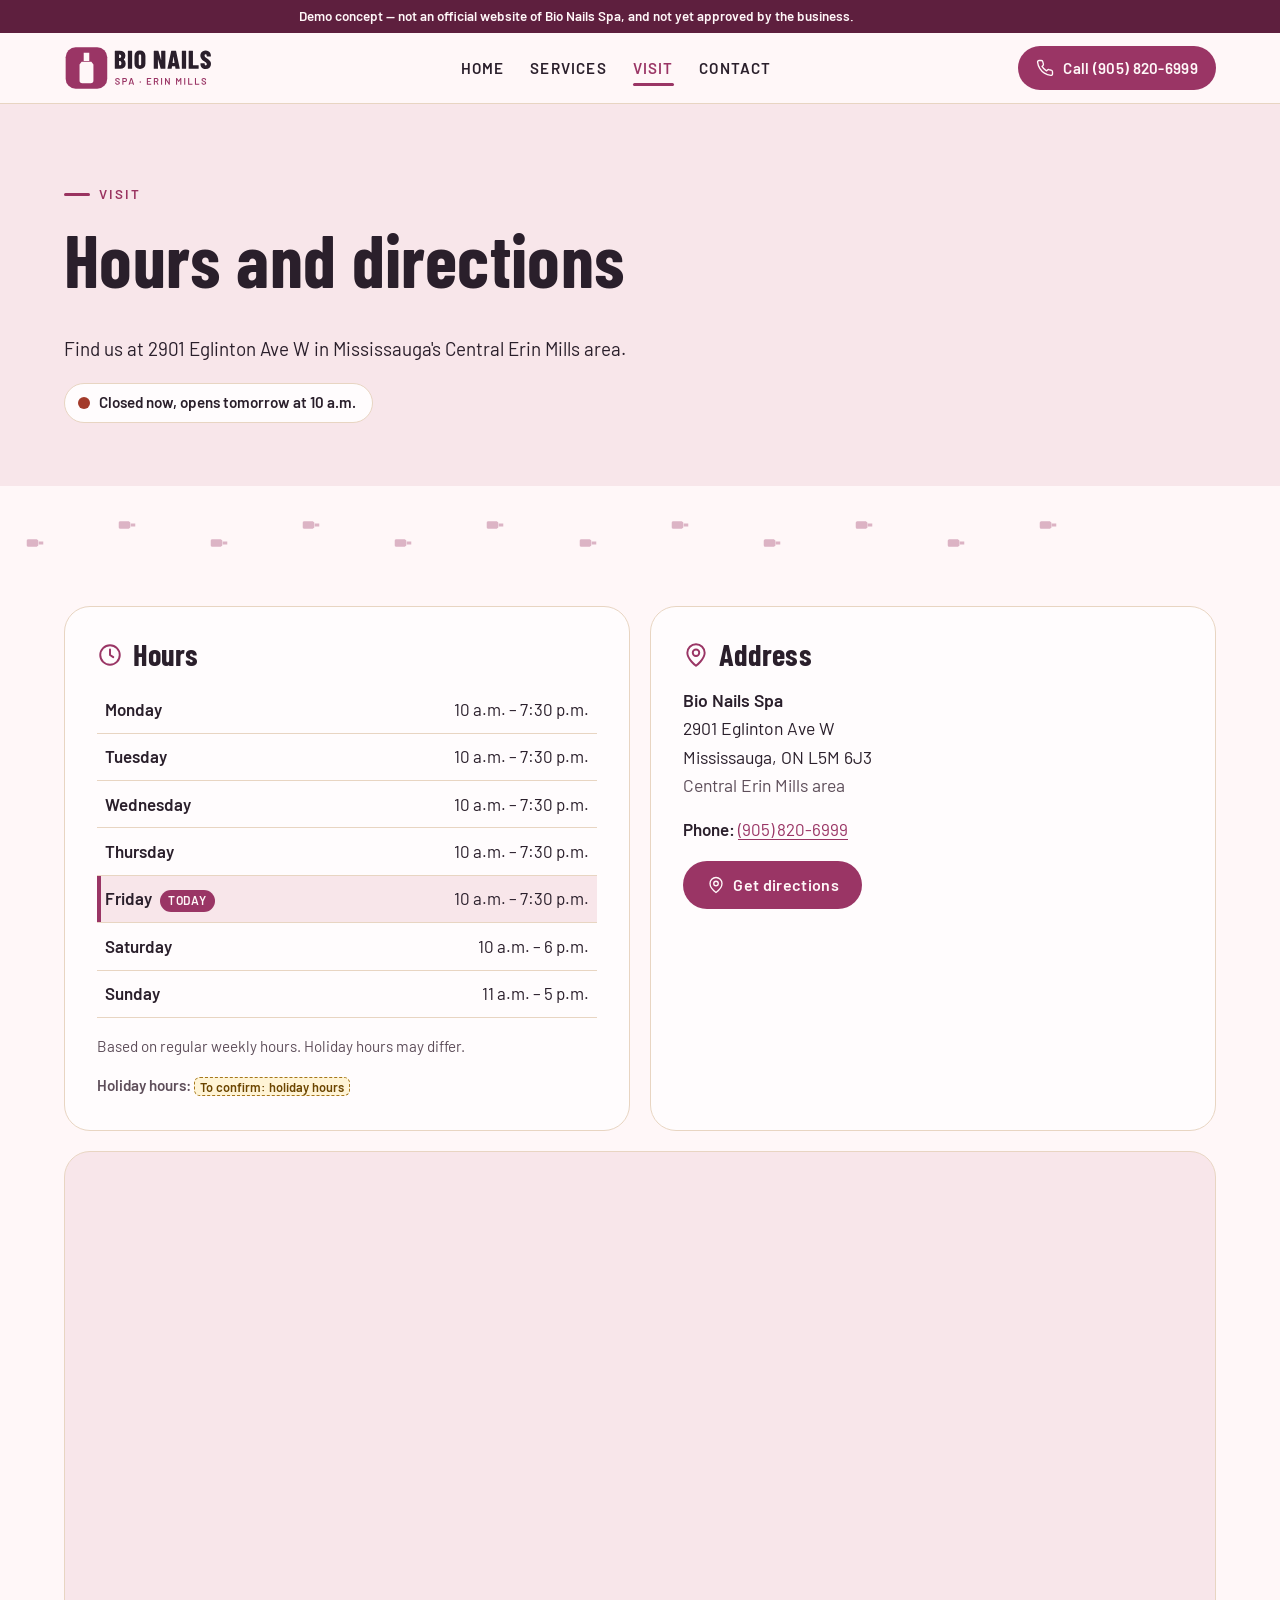
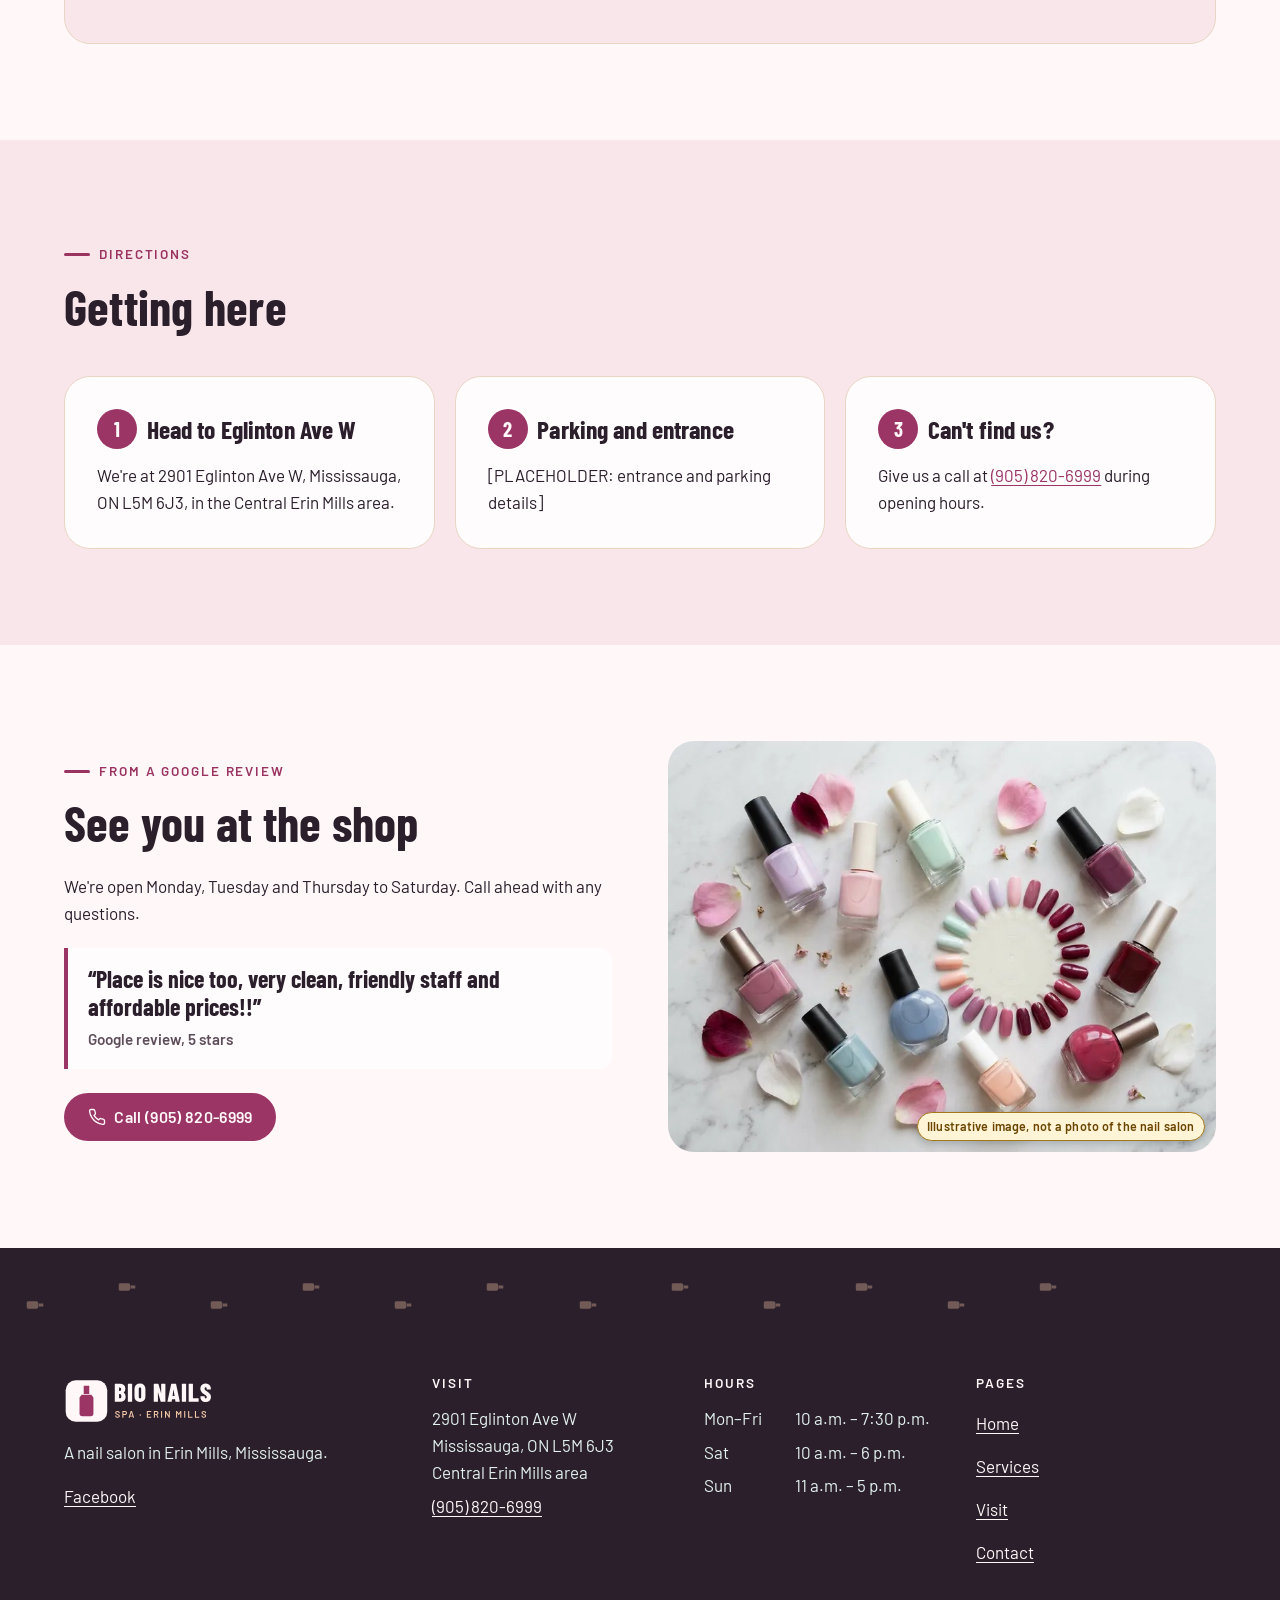
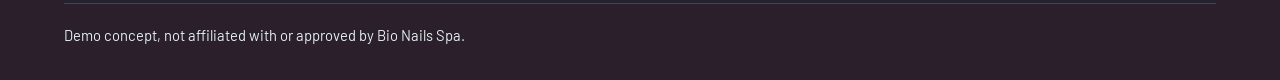
<file: visit.html>
<!DOCTYPE html>
<html lang="en-CA">
<head>
  <meta charset="utf-8">
  <meta name="viewport" content="width=device-width, initial-scale=1, viewport-fit=cover">
  <script>document.documentElement.classList.add("js")</script>
  <title>Visit | Hours &amp; Directions | Bio Nails Spa (demo concept)</title>
  <meta name="description" content="Demo concept website for Bio Nails Spa, a nail salon in Mississauga — not the official site. Hours, map and directions.">
  <meta property="og:type" content="website">
  <meta property="og:site_name" content="Bio Nails Spa (demo concept)">
  <meta property="og:locale" content="en_CA">
  <meta property="og:title" content="Visit | Hours &amp; Directions | Bio Nails Spa (demo concept)">
  <meta property="og:description" content="Demo concept website for Bio Nails Spa, a nail salon in Mississauga — not the official site. Hours, map and directions.">
  <meta property="og:url" content="https://mikelagumbay22.github.io/bio-nails-spa-demo/visit.html">
  <meta property="og:image" content="https://mikelagumbay22.github.io/bio-nails-spa-demo/img/og-image.jpg">
  <meta property="og:image:type" content="image/jpeg">
  <meta property="og:image:width" content="1200">
  <meta property="og:image:height" content="630">
  <meta property="og:image:alt" content="Demo concept, not the official site. An empty manicure station with a lamp and pink chairs in front of shelves of nail polish (illustrative image, not a photo of the nail salon)">
  <meta name="twitter:card" content="summary_large_image">
  <meta name="twitter:title" content="Visit | Hours &amp; Directions | Bio Nails Spa (demo concept)">
  <meta name="twitter:description" content="Demo concept website for Bio Nails Spa, a nail salon in Mississauga — not the official site. Hours, map and directions.">
  <meta name="twitter:image" content="https://mikelagumbay22.github.io/bio-nails-spa-demo/img/og-image.jpg">
  <meta name="twitter:image:alt" content="Demo concept, not the official site. An empty manicure station with a lamp and pink chairs in front of shelves of nail polish (illustrative image, not a photo of the nail salon)">
  <meta name="robots" content="noindex, nofollow">
  <meta name="theme-color" content="#2A1F2B">
  <link rel="preload" href="fonts/barlowcondensed-700-latin.woff2" as="font" type="font/woff2" crossorigin>
  <link rel="preload" href="fonts/barlow-400-latin.woff2" as="font" type="font/woff2" crossorigin>
  <link rel="preload" href="fonts/barlow-600-latin.woff2" as="font" type="font/woff2" crossorigin>
  <link rel="stylesheet" href="css/site.css?v=d518612e">
  <link rel="icon" href="img/favicon.ico" sizes="any">
  <link rel="icon" type="image/png" sizes="512x512" href="img/favicon-512.png">
  <link rel="apple-touch-icon" href="img/apple-touch-icon.png">
</head>
<body class="page-visit" data-hours='[{"day": "Monday", "display": "10 a.m. – 7:30 p.m.", "closed": false, "opens": "10:00", "closes": "19:30"}, {"day": "Tuesday", "display": "10 a.m. – 7:30 p.m.", "closed": false, "opens": "10:00", "closes": "19:30"}, {"day": "Wednesday", "display": "10 a.m. – 7:30 p.m.", "closed": false, "opens": "10:00", "closes": "19:30"}, {"day": "Thursday", "display": "10 a.m. – 7:30 p.m.", "closed": false, "opens": "10:00", "closes": "19:30"}, {"day": "Friday", "display": "10 a.m. – 7:30 p.m.", "closed": false, "opens": "10:00", "closes": "19:30"}, {"day": "Saturday", "display": "10 a.m. – 6 p.m.", "closed": false, "opens": "10:00", "closes": "18:00"}, {"day": "Sunday", "display": "11 a.m. – 5 p.m.", "closed": false, "opens": "11:00", "closes": "17:00"}]'>
<aside class="demo-banner" aria-label="Demo notice">
  <p class="container">Demo concept — not an official website of Bio Nails Spa, and not yet approved by the business.</p>
</aside>
<a class="skip-link" href="#main">Skip to content</a>
<header class="site-header">
  <div class="container header-inner">
    <a class="brand" href="index.html">
      <img src="img/logo.svg" alt="Bio Nails Spa, home" width="180" height="60">
    </a>
    <nav class="site-nav desktop-nav" aria-label="Main">
      <ul>
        <li><a href="index.html">Home</a></li>
        <li><a href="services.html">Services</a></li>
        <li><a href="visit.html" aria-current="page">Visit</a></li>
        <li><a href="contact.html">Contact</a></li>
      </ul>
    </nav>
    <div class="header-actions">
      <a class="btn btn--primary btn--sm header-cta" href="tel:+19058206999"><svg viewBox="0 0 24 24" fill="none" stroke="currentColor" stroke-width="1.8" stroke-linecap="round" stroke-linejoin="round" aria-hidden="true" focusable="false"><path d="M22 16.9v3a2 2 0 0 1-2.2 2 19.8 19.8 0 0 1-8.6-3.1 19.5 19.5 0 0 1-6-6A19.8 19.8 0 0 1 2.1 4.2 2 2 0 0 1 4.1 2h3a2 2 0 0 1 2 1.7c.1 1 .4 1.9.7 2.8a2 2 0 0 1-.5 2.1L8 9.9a16 16 0 0 0 6 6l1.3-1.3a2 2 0 0 1 2.1-.4c.9.3 1.8.6 2.8.7a2 2 0 0 1 1.7 2z"/></svg>Call (905) 820-6999</a>
      <button type="button" class="menu-toggle" id="menu-toggle" aria-controls="mobile-nav" aria-expanded="false">
        <span class="burger" aria-hidden="true"><span></span><span></span><span></span></span>
        <span class="menu-toggle__label">Menu</span>
      </button>
    </div>
  </div>
  <div class="mobile-nav" id="mobile-nav" hidden>
    <nav aria-label="Mobile">
      <ul>
        <li style="--i:0"><a href="index.html">Home</a></li>
        <li style="--i:1"><a href="services.html">Services</a></li>
        <li style="--i:2"><a href="visit.html" aria-current="page">Visit</a></li>
        <li style="--i:3"><a href="contact.html">Contact</a></li>
        <li style="--i:4"><a class="mobile-nav__cta" href="tel:+19058206999"><svg viewBox="0 0 24 24" fill="none" stroke="currentColor" stroke-width="1.8" stroke-linecap="round" stroke-linejoin="round" aria-hidden="true" focusable="false"><path d="M22 16.9v3a2 2 0 0 1-2.2 2 19.8 19.8 0 0 1-8.6-3.1 19.5 19.5 0 0 1-6-6A19.8 19.8 0 0 1 2.1 4.2 2 2 0 0 1 4.1 2h3a2 2 0 0 1 2 1.7c.1 1 .4 1.9.7 2.8a2 2 0 0 1-.5 2.1L8 9.9a16 16 0 0 0 6 6l1.3-1.3a2 2 0 0 1 2.1-.4c.9.3 1.8.6 2.8.7a2 2 0 0 1 1.7 2z"/></svg>Call (905) 820-6999</a></li>
      </ul>
    </nav>
  </div>
</header>
<main id="main">

<section class="page-hero" aria-labelledby="visit-title">
  <div class="container"><div class="section-head">
    <p class="eyebrow">Visit</p>
    <h1 id="visit-title">Hours and directions</h1>
    <p class="lead">Find us at 2901 Eglinton Ave W in Mississauga&#39;s Central Erin Mills area.</p>
    <p class="status " data-status data-state="neutral"><span class="status__dot" aria-hidden="true"></span><span class="status__text">Open every day: Mon–Sat from 10 a.m., Sun from 11 a.m.</span></p>
  </div></div>
</section>
<div class="trail " aria-hidden="true" data-trail>
  <div class="trail__prints">
    <svg class="trail__print" style="left:2.0%;--i:0" viewBox="0 0 24 24" fill="currentColor" focusable="false"><path d="M10 1h4v6h-4zM8.5 7.5h7l1.5 2V21a2 2 0 0 1-2 2H9a2 2 0 0 1-2-2V9.5z"/></svg>
    <svg class="trail__print is-up" style="left:9.2%;--i:1" viewBox="0 0 24 24" fill="currentColor" focusable="false"><path d="M10 1h4v6h-4zM8.5 7.5h7l1.5 2V21a2 2 0 0 1-2 2H9a2 2 0 0 1-2-2V9.5z"/></svg>
    <svg class="trail__print" style="left:16.4%;--i:2" viewBox="0 0 24 24" fill="currentColor" focusable="false"><path d="M10 1h4v6h-4zM8.5 7.5h7l1.5 2V21a2 2 0 0 1-2 2H9a2 2 0 0 1-2-2V9.5z"/></svg>
    <svg class="trail__print is-up" style="left:23.6%;--i:3" viewBox="0 0 24 24" fill="currentColor" focusable="false"><path d="M10 1h4v6h-4zM8.5 7.5h7l1.5 2V21a2 2 0 0 1-2 2H9a2 2 0 0 1-2-2V9.5z"/></svg>
    <svg class="trail__print" style="left:30.8%;--i:4" viewBox="0 0 24 24" fill="currentColor" focusable="false"><path d="M10 1h4v6h-4zM8.5 7.5h7l1.5 2V21a2 2 0 0 1-2 2H9a2 2 0 0 1-2-2V9.5z"/></svg>
    <svg class="trail__print is-up" style="left:38.0%;--i:5" viewBox="0 0 24 24" fill="currentColor" focusable="false"><path d="M10 1h4v6h-4zM8.5 7.5h7l1.5 2V21a2 2 0 0 1-2 2H9a2 2 0 0 1-2-2V9.5z"/></svg>
    <svg class="trail__print" style="left:45.2%;--i:6" viewBox="0 0 24 24" fill="currentColor" focusable="false"><path d="M10 1h4v6h-4zM8.5 7.5h7l1.5 2V21a2 2 0 0 1-2 2H9a2 2 0 0 1-2-2V9.5z"/></svg>
    <svg class="trail__print is-up" style="left:52.4%;--i:7" viewBox="0 0 24 24" fill="currentColor" focusable="false"><path d="M10 1h4v6h-4zM8.5 7.5h7l1.5 2V21a2 2 0 0 1-2 2H9a2 2 0 0 1-2-2V9.5z"/></svg>
    <svg class="trail__print" style="left:59.6%;--i:8" viewBox="0 0 24 24" fill="currentColor" focusable="false"><path d="M10 1h4v6h-4zM8.5 7.5h7l1.5 2V21a2 2 0 0 1-2 2H9a2 2 0 0 1-2-2V9.5z"/></svg>
    <svg class="trail__print is-up" style="left:66.8%;--i:9" viewBox="0 0 24 24" fill="currentColor" focusable="false"><path d="M10 1h4v6h-4zM8.5 7.5h7l1.5 2V21a2 2 0 0 1-2 2H9a2 2 0 0 1-2-2V9.5z"/></svg>
    <svg class="trail__print" style="left:74.0%;--i:10" viewBox="0 0 24 24" fill="currentColor" focusable="false"><path d="M10 1h4v6h-4zM8.5 7.5h7l1.5 2V21a2 2 0 0 1-2 2H9a2 2 0 0 1-2-2V9.5z"/></svg>
    <svg class="trail__print is-up" style="left:81.2%;--i:11" viewBox="0 0 24 24" fill="currentColor" focusable="false"><path d="M10 1h4v6h-4zM8.5 7.5h7l1.5 2V21a2 2 0 0 1-2 2H9a2 2 0 0 1-2-2V9.5z"/></svg>
  </div>
  <div class="container" style="position:relative;height:100%;container-type:inline-size">
  </div>
</div>

<section class="section section--tight" aria-label="Hours, address and map">
  <div class="container visit-grid">
    <div class="card reveal" id="hours">
      <h2 class="h3" style="font-size:1.9rem"><svg viewBox="0 0 24 24" fill="none" stroke="currentColor" stroke-width="1.8" stroke-linecap="round" stroke-linejoin="round" aria-hidden="true" focusable="false"><circle cx="12" cy="12" r="9"/><path d="M12 7v5l3 2"/></svg>Hours</h2>
      <table class="hours-table" data-hours-table>
        <caption class="visually-hidden">Weekly opening hours</caption>
        <tbody>
          <tr data-day="Monday"><th scope="row">Monday</th><td>10 a.m. – 7:30 p.m.</td></tr>
          <tr data-day="Tuesday"><th scope="row">Tuesday</th><td>10 a.m. – 7:30 p.m.</td></tr>
          <tr data-day="Wednesday"><th scope="row">Wednesday</th><td>10 a.m. – 7:30 p.m.</td></tr>
          <tr data-day="Thursday"><th scope="row">Thursday</th><td>10 a.m. – 7:30 p.m.</td></tr>
          <tr data-day="Friday"><th scope="row">Friday</th><td>10 a.m. – 7:30 p.m.</td></tr>
          <tr data-day="Saturday"><th scope="row">Saturday</th><td>10 a.m. – 6 p.m.</td></tr>
          <tr data-day="Sunday"><th scope="row">Sunday</th><td>11 a.m. – 5 p.m.</td></tr>
        </tbody>
      </table>
      <p class="note">Based on regular weekly hours. Holiday hours may differ.</p><p class="note"><strong>Holiday hours:</strong> <mark class="ph-inline">To confirm: holiday hours</mark></p>
    </div>
    <div class="card reveal" style="--d:.1s">
      <h2 class="h3" style="font-size:1.9rem"><svg viewBox="0 0 24 24" fill="none" stroke="currentColor" stroke-width="1.8" stroke-linecap="round" stroke-linejoin="round" aria-hidden="true" focusable="false"><path d="M20 10c0 6-8 12-8 12S4 16 4 10a8 8 0 0 1 16 0z"/><circle cx="12" cy="10" r="3"/></svg>Address</h2>
      <p class="addr"><strong>Bio Nails Spa</strong><br>2901 Eglinton Ave W<br>Mississauga, ON L5M 6J3<br><span class="muted">Central Erin Mills area</span></p>
      <p><strong>Phone:</strong> <a href="tel:+19058206999">(905) 820-6999</a></p>
      <div class="btn-row">
        <a class="btn btn--primary" href="https://www.google.com/maps/dir/?api=1&amp;destination=Bio%20Nails%20Spa%2C%202901%20Eglinton%20Ave%20W%2C%20Mississauga%2C%20ON%20L5M%206J3" target="_blank" rel="noopener"><svg viewBox="0 0 24 24" fill="none" stroke="currentColor" stroke-width="1.8" stroke-linecap="round" stroke-linejoin="round" aria-hidden="true" focusable="false"><path d="M20 10c0 6-8 12-8 12S4 16 4 10a8 8 0 0 1 16 0z"/><circle cx="12" cy="10" r="3"/></svg>Get directions<span class="visually-hidden"> (opens Google Maps in a new tab)</span></a>
      </div>
    </div>
    <div class="map-frame reveal">
      <iframe id="map" src="https://maps.google.com/maps?q=Bio+Nails+Spa%2C+2901+Eglinton+Ave+W%2C+Mississauga%2C+ON+L5M+6J3&amp;output=embed" title="Google Map showing Bio Nails Spa at 2901 Eglinton Ave W, Mississauga, ON L5M 6J3" loading="lazy" referrerpolicy="no-referrer-when-downgrade" allowfullscreen></iframe>
    </div>
  </div>
</section>

<section class="section section--alt" aria-labelledby="steps-title">
  <div class="container">
    <div class="section-head reveal">
      <p class="eyebrow">Directions</p>
      <h2 id="steps-title">Getting here</h2>
    </div>
    <ol class="steps">
      <li class="card reveal" style="--d: 0.0s"><h3>Head to Eglinton Ave W</h3><p>We're at 2901 Eglinton Ave W, Mississauga, ON L5M 6J3, in the Central Erin Mills area.</p></li>
      <li class="card reveal" style="--d: 0.12s"><h3>Parking and entrance</h3><p>[PLACEHOLDER: entrance and parking details]</p></li>
      <li class="card reveal" style="--d: 0.24s"><h3>Can&#39;t find us?</h3><p>Give us a call at <a href="tel:+19058206999">(905) 820-6999</a> during opening hours.</p></li>
    </ol>
  </div>
</section>
<section class="section" aria-labelledby="clean-title">
  <div class="container split">
    <div class="reveal reveal-l">
      <p class="eyebrow">From a Google review</p>
      <h2 id="clean-title">See you at the shop</h2>
      <p>We're open Monday, Tuesday and Thursday to Saturday. Call ahead with any questions.</p>
      <figure class="feature-quote"><blockquote style="margin:0"><p>“Place is nice too, very clean, friendly staff and affordable prices!!”</p></blockquote><figcaption>Google review, 5 stars</figcaption></figure>
      <div class="btn-row" style="margin-top:1.5rem"><a class="btn btn--primary" href="tel:+19058206999"><svg viewBox="0 0 24 24" fill="none" stroke="currentColor" stroke-width="1.8" stroke-linecap="round" stroke-linejoin="round" aria-hidden="true" focusable="false"><path d="M22 16.9v3a2 2 0 0 1-2.2 2 19.8 19.8 0 0 1-8.6-3.1 19.5 19.5 0 0 1-6-6A19.8 19.8 0 0 1 2.1 4.2 2 2 0 0 1 4.1 2h3a2 2 0 0 1 2 1.7c.1 1 .4 1.9.7 2.8a2 2 0 0 1-.5 2.1L8 9.9a16 16 0 0 0 6 6l1.3-1.3a2 2 0 0 1 2.1-.4c.9.3 1.8.6 2.8.7a2 2 0 0 1 1.7 2z"/></svg>Call (905) 820-6999</a></div>
    </div>
    <div class="reveal reveal-r"><div class="media "><span class="ph-badge image-badge">Illustrative image, not a photo of the nail salon</span>
  <img src="img/sparkle-800.webp" srcset="img/sparkle-480.webp 480w, img/sparkle-800.webp 800w, img/sparkle-1200.webp 1200w" sizes="(min-width: 900px) 540px, 92vw" width="1200" height="900" alt="Pastel and berry nail polish bottles around a wheel of painted nail tips, with flower petals" loading="lazy" decoding="async">
</div></div>
  </div>
</section>

</main>
<div class="trail trail--dark" aria-hidden="true" data-trail>
  <div class="trail__prints">
    <svg class="trail__print" style="left:2.0%;--i:0" viewBox="0 0 24 24" fill="currentColor" focusable="false"><path d="M10 1h4v6h-4zM8.5 7.5h7l1.5 2V21a2 2 0 0 1-2 2H9a2 2 0 0 1-2-2V9.5z"/></svg>
    <svg class="trail__print is-up" style="left:9.2%;--i:1" viewBox="0 0 24 24" fill="currentColor" focusable="false"><path d="M10 1h4v6h-4zM8.5 7.5h7l1.5 2V21a2 2 0 0 1-2 2H9a2 2 0 0 1-2-2V9.5z"/></svg>
    <svg class="trail__print" style="left:16.4%;--i:2" viewBox="0 0 24 24" fill="currentColor" focusable="false"><path d="M10 1h4v6h-4zM8.5 7.5h7l1.5 2V21a2 2 0 0 1-2 2H9a2 2 0 0 1-2-2V9.5z"/></svg>
    <svg class="trail__print is-up" style="left:23.6%;--i:3" viewBox="0 0 24 24" fill="currentColor" focusable="false"><path d="M10 1h4v6h-4zM8.5 7.5h7l1.5 2V21a2 2 0 0 1-2 2H9a2 2 0 0 1-2-2V9.5z"/></svg>
    <svg class="trail__print" style="left:30.8%;--i:4" viewBox="0 0 24 24" fill="currentColor" focusable="false"><path d="M10 1h4v6h-4zM8.5 7.5h7l1.5 2V21a2 2 0 0 1-2 2H9a2 2 0 0 1-2-2V9.5z"/></svg>
    <svg class="trail__print is-up" style="left:38.0%;--i:5" viewBox="0 0 24 24" fill="currentColor" focusable="false"><path d="M10 1h4v6h-4zM8.5 7.5h7l1.5 2V21a2 2 0 0 1-2 2H9a2 2 0 0 1-2-2V9.5z"/></svg>
    <svg class="trail__print" style="left:45.2%;--i:6" viewBox="0 0 24 24" fill="currentColor" focusable="false"><path d="M10 1h4v6h-4zM8.5 7.5h7l1.5 2V21a2 2 0 0 1-2 2H9a2 2 0 0 1-2-2V9.5z"/></svg>
    <svg class="trail__print is-up" style="left:52.4%;--i:7" viewBox="0 0 24 24" fill="currentColor" focusable="false"><path d="M10 1h4v6h-4zM8.5 7.5h7l1.5 2V21a2 2 0 0 1-2 2H9a2 2 0 0 1-2-2V9.5z"/></svg>
    <svg class="trail__print" style="left:59.6%;--i:8" viewBox="0 0 24 24" fill="currentColor" focusable="false"><path d="M10 1h4v6h-4zM8.5 7.5h7l1.5 2V21a2 2 0 0 1-2 2H9a2 2 0 0 1-2-2V9.5z"/></svg>
    <svg class="trail__print is-up" style="left:66.8%;--i:9" viewBox="0 0 24 24" fill="currentColor" focusable="false"><path d="M10 1h4v6h-4zM8.5 7.5h7l1.5 2V21a2 2 0 0 1-2 2H9a2 2 0 0 1-2-2V9.5z"/></svg>
    <svg class="trail__print" style="left:74.0%;--i:10" viewBox="0 0 24 24" fill="currentColor" focusable="false"><path d="M10 1h4v6h-4zM8.5 7.5h7l1.5 2V21a2 2 0 0 1-2 2H9a2 2 0 0 1-2-2V9.5z"/></svg>
    <svg class="trail__print is-up" style="left:81.2%;--i:11" viewBox="0 0 24 24" fill="currentColor" focusable="false"><path d="M10 1h4v6h-4zM8.5 7.5h7l1.5 2V21a2 2 0 0 1-2 2H9a2 2 0 0 1-2-2V9.5z"/></svg>
  </div>
  <div class="container" style="position:relative;height:100%;container-type:inline-size">
  </div>
</div>
<footer class="site-footer on-dark">
  <div class="container">
    <div class="footer-grid">
      <div class="footer-brand">
        <a class="brand" href="index.html"><img src="img/logo-reversed.svg" alt="Bio Nails Spa, home" width="180" height="60" loading="lazy" decoding="async"></a>
        <p>A nail salon in Erin Mills, Mississauga.</p><p><a href="http://www.facebook.com/205462480170041" rel="noopener" target="_blank">Facebook<span class="visually-hidden"> (opens in a new tab)</span></a></p>
      </div>
      <div>
        <h2>Visit</h2>
        <ul>
          <li>2901 Eglinton Ave W<br>Mississauga, ON L5M 6J3<br>Central Erin Mills area</li>
          <li><a href="tel:+19058206999">(905) 820-6999</a></li>
        </ul>
      </div>
      <div>
        <h2>Hours</h2>
        <ul>
          <li><span class="footer-day">Mon–Fri</span> 10 a.m. – 7:30 p.m.</li>
          <li><span class="footer-day">Sat</span> 10 a.m. – 6 p.m.</li>
          <li><span class="footer-day">Sun</span> 11 a.m. – 5 p.m.</li>
        </ul>
      </div>
      <div>
        <h2>Pages</h2>
        <ul class="footer-nav">
          <li><a href="index.html">Home</a></li>
          <li><a href="services.html">Services</a></li>
          <li><a href="visit.html" aria-current="page">Visit</a></li>
          <li><a href="contact.html">Contact</a></li>
        </ul>
      </div>
    </div>
    <div class="footer-bottom">
      <p class="footer-legal">Demo concept, not affiliated with or approved by Bio Nails Spa.</p>
    </div>
  </div>
</footer>
<nav class="mobile-callbar" aria-label="Quick actions">
  <a class="btn btn--primary" href="tel:+19058206999" aria-label="Call (905) 820-6999"><svg viewBox="0 0 24 24" fill="none" stroke="currentColor" stroke-width="1.8" stroke-linecap="round" stroke-linejoin="round" aria-hidden="true" focusable="false"><path d="M22 16.9v3a2 2 0 0 1-2.2 2 19.8 19.8 0 0 1-8.6-3.1 19.5 19.5 0 0 1-6-6A19.8 19.8 0 0 1 2.1 4.2 2 2 0 0 1 4.1 2h3a2 2 0 0 1 2 1.7c.1 1 .4 1.9.7 2.8a2 2 0 0 1-.5 2.1L8 9.9a16 16 0 0 0 6 6l1.3-1.3a2 2 0 0 1 2.1-.4c.9.3 1.8.6 2.8.7a2 2 0 0 1 1.7 2z"/></svg>Call</a>
  <a class="btn btn--ghost" href="https://www.google.com/maps/dir/?api=1&amp;destination=Bio%20Nails%20Spa%2C%202901%20Eglinton%20Ave%20W%2C%20Mississauga%2C%20ON%20L5M%206J3" target="_blank" rel="noopener"><svg viewBox="0 0 24 24" fill="none" stroke="currentColor" stroke-width="1.8" stroke-linecap="round" stroke-linejoin="round" aria-hidden="true" focusable="false"><path d="M20 10c0 6-8 12-8 12S4 16 4 10a8 8 0 0 1 16 0z"/><circle cx="12" cy="10" r="3"/></svg>Directions<span class="visually-hidden"> (opens Google Maps in a new tab)</span></a>
  <a class="btn btn--ghost" href="services.html"><svg viewBox="0 0 24 24" fill="none" stroke="currentColor" stroke-width="1.8" stroke-linecap="round" stroke-linejoin="round" aria-hidden="true" focusable="false"><path d="M11 3l1.8 5.2L18 10l-5.2 1.8L11 17l-1.8-5.2L4 10l5.2-1.8z"/><path d="M19 14.5l.8 2.2 2.2.8-2.2.8L19 20.5l-.8-2.2-2.2-.8 2.2-.8z"/></svg>Services</a>
</nav>
<script src="js/site.js?v=d518612e" defer></script>
</body>
</html>
</file>
<file: css/site.css>
@font-face { font-family: "Barlow"; font-style: normal; font-weight: 400; font-display: swap; src: url("../fonts/barlow-400-latin.woff2") format("woff2"); }
@font-face { font-family: "Barlow"; font-style: normal; font-weight: 600; font-display: swap; src: url("../fonts/barlow-600-latin.woff2") format("woff2"); }
@font-face { font-family: "Barlow Condensed"; font-style: normal; font-weight: 700; font-display: swap; src: url("../fonts/barlowcondensed-700-latin.woff2") format("woff2"); }

@font-face { font-family: "Barlow Fallback"; font-weight: 100 549; src: local("Arial"), local("ArialMT"), local("Liberation Sans"), local("Arimo"); size-adjust: 96.2%; ascent-override: 104%; descent-override: 20.8%; line-gap-override: 0%; }
@font-face { font-family: "Barlow Fallback"; font-weight: 550 900; src: local("Arial Bold"), local("Arial-BoldMT"), local("Liberation Sans Bold"), local("LiberationSans-Bold"), local("Arimo Bold"); size-adjust: 91.6%; ascent-override: 109.2%; descent-override: 21.8%; line-gap-override: 0%; }
@font-face { font-family: "Barlow Fallback Roboto"; font-weight: 100 549; src: local("Roboto"), local("Roboto-Regular"); size-adjust: 97%; ascent-override: 103.1%; descent-override: 20.6%; line-gap-override: 0%; }
@font-face { font-family: "Barlow Fallback Roboto"; font-weight: 550 900; src: local("Roboto Bold"), local("Roboto-Bold"); size-adjust: 97.5%; ascent-override: 102.6%; descent-override: 20.5%; line-gap-override: 0%; }
@font-face { font-family: "Barlow Condensed Fallback"; font-weight: 100 900; src: local("Arial Bold"), local("Arial-BoldMT"), local("Liberation Sans Bold"), local("LiberationSans-Bold"), local("Arimo Bold"); size-adjust: 69.5%; ascent-override: 143.9%; descent-override: 28.8%; line-gap-override: 0%; }
@font-face { font-family: "Barlow Condensed Fallback Roboto"; font-weight: 100 900; src: local("Roboto Bold"), local("Roboto-Bold"); size-adjust: 75.4%; ascent-override: 132.6%; descent-override: 26.5%; line-gap-override: 0%; }

:root {
  --pk-ink:      #2A1F2B;
  --pk-deep:     #4A3046;
  --pk-teal:     #9A3565;
  --pk-teal-dk:  #5E1F3E;
  --pk-cream:    #FFF7F8;
  --pk-sand:     #F8E6EA;
  --pk-foam:     #FFFCFD;
  --pk-gold:     #F6C9A8;
  --pk-coral:    #E58BA6;
  --pk-coral-text: #9A3360;
  --pk-muted:    #5E4E5A;
  --pk-line:     #E8D5C2;
  --pk-mint:     #BFE3DF;
  --pk-open:     #2F7A55;
  --pk-closed:   #A33A2A;

  --color-bg: var(--pk-cream);
  --color-text: var(--pk-ink);
  --color-heading: var(--pk-ink);
  --color-text-muted: var(--pk-muted);
  --color-surface: var(--pk-foam);
  --color-surface-alt: var(--pk-sand);
  --color-line: var(--pk-line);
  --color-primary: var(--pk-teal);
  --color-primary-dark: var(--pk-teal-dk);
  --color-on-primary: var(--pk-cream);
  --color-link: var(--pk-teal);
  --color-link-hover: var(--pk-ink);
  --color-accent-text: var(--pk-coral-text);
  --color-focus: var(--pk-teal);
  --color-focus-on-dark: var(--pk-gold);
  --color-dark: var(--pk-ink);
  --color-banner-bg: var(--pk-teal-dk);
  --color-banner-ink: var(--pk-cream);

  --font-display: "Barlow Condensed", "Barlow Condensed Fallback", "Barlow Condensed Fallback Roboto", "Arial Narrow", sans-serif;
  --font-body: "Barlow", "Barlow Fallback", "Barlow Fallback Roboto", system-ui, -apple-system, "Segoe UI", Roboto, sans-serif;

  --container: 72rem;
  --radius-sm: 8px;
  --radius-md: 14px;
  --radius-lg: 26px;
  --radius-btn: 999px;
  --ease-out: cubic-bezier(.22, 1, .36, 1);
  --ease-spring: cubic-bezier(.34, 1.56, .64, 1);
}

*, *::before, *::after { box-sizing: border-box; }
html { -webkit-text-size-adjust: 100%; scroll-padding-top: 88px; }

@media (max-width: 899.98px) { html { scroll-padding-bottom: calc(84px + env(safe-area-inset-bottom, 0px)); } }
@media (prefers-reduced-motion: no-preference) { html { scroll-behavior: smooth; } }
body {
  margin: 0; font-family: var(--font-body); font-size: 1.0625rem; line-height: 1.6;
  color: var(--color-text); background: var(--color-bg); -webkit-font-smoothing: antialiased; overflow-x: clip;
}
img, svg { display: block; }
img { max-width: 100%; height: auto; }
a { color: var(--color-link); text-underline-offset: .2em; }
a:hover { color: var(--color-link-hover); }
:focus-visible { outline: 3px solid var(--color-focus); outline-offset: 3px; border-radius: 4px; }
.on-dark :focus-visible, .site-footer :focus-visible, .demo-banner :focus-visible { outline-color: var(--color-focus-on-dark); }
h1, h2, h3 { font-family: var(--font-display); font-weight: 700; line-height: 1.05; margin: 0 0 .5em; color: var(--color-heading); text-wrap: balance; letter-spacing: .005em; }
h1 { font-size: clamp(2.7rem, 8vw, 4.6rem); }
h2 { font-size: clamp(2.1rem, 5vw, 3.1rem); }
h3 { font-size: 1.6rem; line-height: 1.1; }
p { margin: 0 0 1em; }
.lead { font-size: 1.18rem; }
.muted { color: var(--color-text-muted); }
.container { width: min(100% - 2.5rem, var(--container)); margin-inline: auto; }
.section { padding-block: clamp(3.25rem, 8vw, 6rem); }
.section--alt { background: var(--color-surface-alt); }
.section--tight { padding-top: clamp(1.5rem, 4vw, 2.5rem); }
.section-head { max-width: 44rem; margin-bottom: clamp(1.75rem, 4vw, 2.75rem); }
.section-head--center { margin-inline: auto; text-align: center; }
.eyebrow { display: inline-flex; align-items: center; gap: .6rem; margin-bottom: .9rem; font-size: .84rem; font-weight: 600; letter-spacing: .14em; text-transform: uppercase; color: var(--color-accent-text); }
.eyebrow::before { content: ""; width: 1.6rem; height: 3px; border-radius: 2px; background: currentColor; }
.btn-row { display: flex; flex-wrap: wrap; gap: .75rem; }
.skip-link { position: absolute; left: -999px; top: .5rem; z-index: 100; background: var(--pk-ink); color: var(--pk-cream); padding: .6rem 1rem; border-radius: var(--radius-sm); font-weight: 600; }
.skip-link:focus { left: .5rem; color: var(--pk-cream); }
.visually-hidden { position: absolute !important; width: 1px; height: 1px; overflow: hidden; clip: rect(0 0 0 0); white-space: nowrap; }
a[href^="tel:"] { white-space: nowrap; }

.demo-banner { background: var(--color-banner-bg); color: var(--color-banner-ink); }
.demo-banner p { margin: 0; padding-block: .45rem; text-align: center; font-size: .84rem; line-height: 1.4; font-weight: 600; text-wrap: balance; }

.ph-badge { display: inline-block; font: 600 .72rem/1.25 var(--font-body); letter-spacing: .05em; text-transform: uppercase; color: #6b4500; background: #fff4d6; border: 1px dashed #a5761a; padding: .35rem .6rem; border-radius: 999px; }
.ph-inline { background: #fff4d6; color: #6b4500; border: 1px dashed #a5761a; border-radius: 6px; padding: .05em .4em; font: 600 .84em/1.5 var(--font-body); }
.media .image-badge { position: absolute; right: .7rem; bottom: .7rem; z-index: 3; margin: 0; max-width: calc(100% - 1.4rem); text-transform: none; letter-spacing: .01em; font-size: .78rem; border-style: solid; text-align: right; box-shadow: 0 2px 8px rgba(19, 52, 59, .25); }

.btn {
  display: inline-flex; align-items: center; justify-content: center; gap: .55rem; min-height: 48px; padding: .75rem 1.35rem;
  border-radius: var(--radius-btn); border: 2px solid transparent; font: 600 1rem/1.1 var(--font-body); letter-spacing: .02em;
  text-decoration: none; cursor: pointer; transition: transform .25s var(--ease-spring);
}
.btn svg { width: 18px; height: 18px; flex: none; transition: transform .3s var(--ease-spring); }
.btn:hover { transform: translateY(-2px); }
.btn:hover svg { transform: translateX(2px) rotate(-8deg); }
.btn:active { transform: translateY(0) scale(.97); }
.btn--primary { background: var(--color-primary); color: var(--color-on-primary); }
.btn--primary:hover { background: var(--color-primary-dark); color: var(--color-on-primary); }
.btn--ghost { background: var(--pk-foam); color: var(--pk-ink); border-color: var(--pk-ink); }
.btn--ghost:hover { background: var(--pk-ink); color: var(--pk-cream); }
.btn--light { background: var(--pk-cream); color: var(--pk-ink); }
.btn--light:hover { background: var(--pk-gold); color: var(--pk-ink); }
.btn--outline-light { background: transparent; color: var(--pk-cream); border-color: var(--pk-cream); }
.btn--outline-light:hover { background: var(--pk-cream); color: var(--pk-ink); }
.btn--sm { min-height: 44px; padding: .55rem 1rem; font-size: .95rem; }
.text-link { display: inline-flex; align-items: center; gap: .4rem; min-height: 44px; font-weight: 600; color: var(--color-link); text-decoration: none; }
.text-link svg { width: 1.1em; height: 1.1em; transition: transform .3s var(--ease-spring); }
.text-link span { background: linear-gradient(currentColor, currentColor) 0 100% / 100% 2px no-repeat; padding-bottom: 2px; }
.text-link:hover svg { transform: translateX(4px); }

.site-header { position: sticky; top: 0; z-index: 50; background: var(--pk-cream); border-bottom: 1px solid var(--color-line); view-transition-name: site-header; }
.header-inner { display: flex; align-items: center; justify-content: space-between; gap: 1rem; min-height: 70px; }
.brand { display: inline-flex; align-items: center; min-width: 0; border-radius: 6px; }
.brand img { height: 44px; width: auto; }
.header-actions { display: flex; align-items: center; gap: .5rem; flex: none; }
.header-cta { display: none; }
.site-nav ul { list-style: none; margin: 0; padding: 0; }
.desktop-nav { display: none; }
.desktop-nav ul { display: flex; gap: 1.6rem; }
.desktop-nav a { position: relative; display: inline-block; padding-block: .6rem; color: var(--pk-ink); font-weight: 600; text-decoration: none; letter-spacing: .08em; text-transform: uppercase; font-size: .95rem; }

.desktop-nav a::after { content: ""; position: absolute; left: 0; right: 0; bottom: .25rem; height: 3px; border-radius: 2px; background: var(--pk-teal); transform: scaleX(0); transform-origin: left; transition: transform .3s var(--ease-out); }
.desktop-nav a:hover::after, .desktop-nav a:focus-visible::after, .desktop-nav a[aria-current="page"]::after { transform: scaleX(1); }
.desktop-nav a[aria-current="page"] { color: var(--pk-teal); }
.menu-toggle { cursor: pointer; display: inline-flex; align-items: center; gap: .5rem; min-height: 44px; padding: .5rem .95rem; border: 2px solid var(--pk-ink); border-radius: var(--radius-btn); font: 600 .95rem/1 var(--font-body); background: var(--pk-foam); color: var(--pk-ink); }
.burger { position: relative; width: 18px; height: 14px; }
.burger span { position: absolute; left: 0; width: 100%; height: 2px; border-radius: 2px; background: currentColor; transition: transform .3s var(--ease-out), opacity .2s; }
.burger span:nth-child(1) { top: 0; } .burger span:nth-child(2) { top: 6px; } .burger span:nth-child(3) { top: 12px; }
.menu-toggle[aria-expanded="true"] .burger span:nth-child(1) { transform: translateY(6px) rotate(45deg); }
.menu-toggle[aria-expanded="true"] .burger span:nth-child(2) { opacity: 0; transform: scaleX(.2); }
.menu-toggle[aria-expanded="true"] .burger span:nth-child(3) { transform: translateY(-6px) rotate(-45deg); }
.mobile-nav { border-top: 1px solid var(--color-line); background: var(--pk-cream); padding: .5rem 0 1rem; }
.mobile-nav ul { list-style: none; margin: 0; padding: 0 1.25rem; }
.mobile-nav a { display: flex; align-items: center; gap: .6rem; padding: .85rem 1rem; border-radius: var(--radius-sm); text-decoration: none; color: var(--pk-ink); font-weight: 600; font-size: 1.1rem; }
.mobile-nav a svg { width: 18px; height: 18px; }
.mobile-nav a:hover { background: var(--pk-sand); }
.mobile-nav a[aria-current="page"] { background: var(--pk-sand); box-shadow: inset 4px 0 0 var(--pk-teal); text-decoration: underline; text-decoration-thickness: 2px; text-underline-offset: .3em; }
.mobile-nav__cta { color: var(--pk-teal) !important; }
@media (min-width: 900px) {
  .desktop-nav { display: block; }
  .menu-toggle, .mobile-nav { display: none !important; }
  .header-cta { display: inline-flex; }
  .brand img { height: 50px; }
}

.status { display: inline-flex; align-items: center; gap: .6rem; min-height: 40px; padding: .4rem .95rem .4rem .8rem; border-radius: 999px; background: var(--pk-foam); color: var(--pk-ink); border: 1px solid var(--color-line); font-weight: 600; font-size: .95rem; line-height: 1.25; }
.status__dot { position: relative; flex: none; width: 12px; height: 12px; border-radius: 50%; background: var(--pk-muted); }
.status[data-state="open"] .status__dot, .status[data-state="closing"] .status__dot { background: var(--pk-open); }
.status[data-state="closed"] .status__dot { background: var(--pk-closed); }
.status__dot::after { content: ""; position: absolute; inset: 0; border-radius: 50%; background: var(--pk-open); opacity: 0; }
.status[data-state="open"] .status__dot::after, .status[data-state="closing"] .status__dot::after { animation: pulse 2.2s ease-out infinite; }
@keyframes pulse { 0% { transform: scale(1); opacity: .55; } 80%, 100% { transform: scale(2.6); opacity: 0; } }
.status__text { transition: opacity .3s; }
.status.is-updating .status__text { opacity: 0; }

.hero { position: relative; background: var(--pk-ink); color: var(--pk-cream); overflow: hidden; }
.hero h1 { color: var(--pk-cream); }
.hero .eyebrow { color: var(--pk-gold); }
.hero__grid { display: grid; gap: 2.25rem; padding-block: clamp(2.25rem, 6vw, 4.5rem); align-items: center; }
.hero__copy .lead { color: #E3F0EE; max-width: 34rem; }
.hero__status { margin: 0 0 1.5rem; }
.hero .btn-row { margin-bottom: 1.4rem; }
.rating-line { display: flex; flex-wrap: wrap; align-items: center; gap: .35rem .6rem; margin: 0; font-weight: 600; }
.hero .rating-line { color: #E3F0EE; }
.hero .stars__fill { color: var(--pk-gold); }
.hero .stars__base { color: #3f6a72; }
.headline-paws { display: block; width: min(13rem, 60%); height: auto; aspect-ratio: 210 / 26; margin: -.1em 0 1rem; color: var(--pk-gold); overflow: visible; }
.hero__art { position: relative; }
.media { position: relative; overflow: hidden; background: var(--pk-sand); }
.media img { width: 100%; height: 100%; object-fit: cover; object-position: var(--focus, 50% 50%); }
.media--hero { aspect-ratio: 4 / 3; border-radius: var(--radius-lg); }
.media--hero img { transform: translate3d(0, var(--parallax, 0px), 0) scale(1.1); will-change: transform; }
.media--hero .image-badge { top: .7rem; bottom: auto; }
.pup-badge { position: absolute; left: -.6rem; bottom: -1.4rem; z-index: 4; width: clamp(128px, 32vw, 190px); aspect-ratio: 1; border-radius: 50%; background: var(--pk-cream); box-shadow: 0 10px 30px rgba(0, 0, 0, .35); display: grid; place-items: center; }
@media (min-width: 900px) {
  .hero__grid { grid-template-columns: 1.05fr 1fr; gap: 3.5rem; }
  .pup-badge { left: -2.2rem; bottom: -1.8rem; }
}

.pup { position: relative; width: 94%; aspect-ratio: 1; margin-top: -4%; }
.pup > * { position: absolute; }
.pup > svg { inset: 0; width: 100%; height: 100%; overflow: visible; }
.pup__tail { transform-origin: 77.5% 58.3%; }
.pup__ear--l { transform-origin: 36.7% 28.3%; }
.pup__ear--r { transform-origin: 63.3% 28.3%; }
.pup__foam { transform-origin: 50% 55%; }
.pup__bubble { aspect-ratio: 1; border-radius: 50%; background: radial-gradient(circle at 32% 30%, #fff 0 18%, rgba(191, 227, 223, .55) 19% 60%, rgba(15, 110, 110, .25) 61%); box-shadow: inset 0 0 0 1.5px rgba(15, 110, 110, .45); opacity: .85; }
.mini-paw { position: relative; width: 64px; height: 64px; margin: 0 auto 1rem; color: var(--pk-gold); }
.mini-paw__icon { width: 100%; height: 100%; }
.mini-paw .pup__bubble { position: absolute; box-shadow: inset 0 0 0 1.5px rgba(255, 248, 239, .7); background: radial-gradient(circle at 32% 30%, #fff 0 18%, rgba(255, 248, 239, .25) 19%); }
.pup.is-offscreen *, .mini-paw.is-offscreen *, .status.is-offscreen * { animation-play-state: paused !important; }

.trail { --trail-bg: var(--pk-cream); position: relative; height: 80px; overflow: hidden; container-type: inline-size; color: var(--pk-teal); background: var(--trail-bg); }
.trail--alt { --trail-bg: var(--pk-sand); }
.trail--dark { --trail-bg: var(--pk-ink); color: var(--pk-gold); }
.trail__prints { position: absolute; inset: 0; }
.trail__print { position: absolute; bottom: 14px; width: 18px; height: 18px; opacity: .35; transform: rotate(90deg); }
.trail__print.is-up { bottom: 32px; }
.trail__dog { position: absolute; left: 0; bottom: 8px; width: 90px; height: 50px; transform: translateX(calc(100cqw - 92px)); }
.trail__dog .leg, .trail__dog .tail { transform-box: fill-box; }
.trail__dog .leg { transform-origin: 50% 0; }
.trail__dog .tail { transform-origin: 100% 100%; }
@media (max-width: 599.98px) { .trail__print:nth-child(n+9) { display: none; } }

.card-grid { list-style: none; margin: 0; padding: 0; display: grid; gap: 1.25rem; }
@media (min-width: 640px) { .card-grid--4, .card-grid--3 { grid-template-columns: repeat(2, 1fr); } }
@media (min-width: 760px) { .card-grid--2 { grid-template-columns: repeat(2, 1fr); } }
@media (min-width: 960px) { .card-grid--3 { grid-template-columns: repeat(3, 1fr); } }
@media (min-width: 1100px) { .card-grid--4 { grid-template-columns: repeat(4, 1fr); } }
.service-card h2 { font-size: 1.7rem; }
.card { position: relative; background: var(--pk-foam); border: 1px solid var(--color-line); border-radius: var(--radius-lg); padding: clamp(1.35rem, 4vw, 2rem); }
.card h2, .card h3 { display: flex; align-items: center; gap: .6rem; }
.card .text-link { margin-top: .25rem; }
.icon-chip { display: grid; place-items: center; flex: none; width: 52px; height: 52px; border-radius: 16px; background: var(--pk-sand); color: var(--pk-teal); margin-bottom: 1rem; }
.icon-chip svg { width: 28px; height: 28px; }
.card p:last-child { margin-bottom: 0; }

@media (hover: hover) and (pointer: fine) {
  .tilt { transform: perspective(900px) rotateX(var(--rx, 0deg)) rotateY(var(--ry, 0deg)) translateY(var(--ty, 0px)); transition: transform .35s var(--ease-out); }
  .tilt.is-tilting { transition-duration: .08s; }
  .tilt:hover, .tilt:focus-within { --ty: -4px; }
  .tilt:focus-within:not(:hover) { --rx: 2deg; }
}

.reviews { background: var(--pk-teal-dk); color: var(--pk-cream); }
.reviews h2 { color: var(--pk-cream); }
.reviews .eyebrow { color: var(--pk-gold); }
.reviews__grid { display: grid; gap: 2rem; align-items: center; }
@media (min-width: 900px) { .reviews__grid { grid-template-columns: .8fr 1.2fr; gap: 3.5rem; } }
.score { display: flex; align-items: center; gap: 1rem; margin-bottom: 1rem; }
.score__num { font-family: var(--font-display); font-size: 4.8rem; line-height: .9; font-weight: 700; color: var(--pk-cream); }
.score .stars { font-size: 1.4rem; }
.reviews .stars__fill { color: var(--pk-gold); }
.reviews .stars__base { color: #3f8080; }
.stars { position: relative; display: inline-block; font-size: 1.1rem; line-height: 1; letter-spacing: .08em; white-space: nowrap; }
.stars__base { color: #cfc0b0; }
.stars__fill { position: absolute; inset: 0 auto 0 0; width: var(--fill, 100%); overflow: hidden; color: var(--pk-coral-text); }
.reviews p.muted-light { color: #E2EDE6; }
.carousel { position: relative; }
.carousel__viewport { display: grid; overflow: hidden; border-radius: var(--radius-lg); }
.slide { grid-area: 1 / 1; margin: 0; background: var(--pk-cream); color: var(--pk-ink); border-radius: var(--radius-lg); padding: clamp(1.5rem, 5vw, 2.5rem); display: flex; flex-direction: column; justify-content: center; }
.slide figure { margin: 0; }
.slide blockquote { margin: 0 0 1rem; }
.slide blockquote p { font-family: var(--font-display); font-weight: 700; font-size: clamp(1.6rem, 4.2vw, 2.25rem); line-height: 1.15; margin: 0; text-wrap: balance; }
.slide figcaption { display: flex; align-items: center; gap: .6rem; font-weight: 600; color: var(--pk-muted); }
.slide .stars { font-size: 1rem; }
.quote-mark { width: 42px; height: 32px; color: var(--pk-teal); margin-bottom: .75rem; }
.js .carousel .slide { opacity: 0; visibility: hidden; transform: translateX(28px) scale(.98); transition: opacity .5s var(--ease-out), transform .6s var(--ease-out), visibility 0s linear .6s; }
.js .carousel .slide.is-before { transform: translateX(-28px) scale(.98); }
.js .carousel .slide.is-active { opacity: 1; visibility: visible; transform: none; transition-delay: 0s; }
html:not(.js) .carousel__viewport { gap: 1rem; }
html:not(.js) .slide { grid-area: auto; }
.carousel__controls { display: none; align-items: center; gap: .6rem; margin-top: 1.1rem; flex-wrap: wrap; }
.js .carousel__controls { display: flex; }
.cbtn { display: inline-grid; place-items: center; width: 48px; height: 48px; border-radius: 50%; border: 2px solid var(--pk-cream); background: transparent; color: var(--pk-cream); cursor: pointer; transition: transform .25s var(--ease-spring); }
.cbtn svg { width: 20px; height: 20px; }
.cbtn:hover { background: var(--pk-cream); color: var(--pk-teal-dk); transform: scale(1.06); }
.cbtn:active { transform: scale(.94); }
.cbtn--pause { width: auto; padding: 0 1rem; border-radius: 999px; gap: .45rem; grid-auto-flow: column; font: 600 .95rem/1 var(--font-body); }
.dots { display: flex; gap: .15rem; margin: 0 .25rem; }
.dot { width: 44px; height: 44px; display: grid; place-items: center; border: 0; background: transparent; cursor: pointer; padding: 0; }
.dot span { width: 12px; height: 12px; border-radius: 50%; border: 2px solid var(--pk-cream); transition: transform .3s var(--ease-spring); }
.dot[aria-current="true"] span { background: var(--pk-gold); border-color: var(--pk-gold); transform: scale(1.25); }
.carousel__status { margin: .5rem 0 0; font-size: .95rem; color: #E2EDE6; }
.reviews a { color: var(--pk-cream); }
.reviews a:hover { color: var(--pk-gold); }

.split { display: grid; gap: 2rem; align-items: center; }
@media (min-width: 900px) { .split { grid-template-columns: 1fr 1fr; gap: 3.5rem; } .split--flip > :first-child { order: 2; } }
.split .media { border-radius: var(--radius-lg); aspect-ratio: 4 / 3; }
.info-list { list-style: none; margin: 0 0 1.5rem; padding: 0; display: grid; gap: .9rem; }
.info-list li { display: flex; gap: .85rem; align-items: flex-start; }
.info-list .ico { display: grid; place-items: center; flex: none; width: 42px; height: 42px; border-radius: 12px; background: var(--pk-sand); color: var(--pk-teal); }
.info-list .ico svg { width: 22px; height: 22px; }
.info-list .label { display: block; font-size: .82rem; font-weight: 600; letter-spacing: .1em; text-transform: uppercase; color: var(--color-accent-text); }
.section--alt .info-list .ico { background: var(--pk-foam); }

.cta-band { background: var(--pk-ink); color: var(--pk-cream); text-align: center; }
.cta-band h2 { color: var(--pk-cream); }
.cta-band p { color: #E3F0EE; max-width: 38rem; margin-inline: auto; }
.cta-band .btn-row { justify-content: center; margin-top: 1.5rem; }

.page-hero { background: var(--pk-sand); padding-block: clamp(2.5rem, 7vw, 4.5rem) clamp(2rem, 5vw, 3rem); }
.page-hero .lead { max-width: 40rem; }
.page-hero .section-head { margin-bottom: 0; }

.sample-box { display: flex; gap: .9rem; align-items: flex-start; padding: 1rem 1.2rem; margin: 1.5rem 0 0; max-width: 40rem; background: #fff4d6; border: 2px dashed #a5761a; border-radius: var(--radius-md); color: #4a3000; }
.sample-box svg { width: 26px; height: 26px; flex: none; color: #6b4500; }
.sample-box p { margin: 0; }
.sample-box strong { display: block; font-size: 1.05rem; }
.menu-grid { list-style: none; margin: 0; padding: 0; display: grid; gap: 1.25rem; }
@media (min-width: 700px) { .menu-grid { grid-template-columns: repeat(2, 1fr); } }
.menu-card h2 { font-size: 1.9rem; margin-bottom: .9rem; }
.menu-card .icon-chip { margin: 0; width: 46px; height: 46px; }
.menu-items { list-style: none; margin: 0; padding: 0; }
.menu-items li { display: flex; flex-direction: column; padding: .7rem 0; border-top: 1px dashed var(--color-line); }
.menu-items li:first-child { border-top: 0; }
.menu-items .name { font-weight: 600; font-size: 1.12rem; }
.menu-items .note { font-size: .95rem; color: var(--pk-muted); }
.menu-items .ask { font-size: .9rem; font-weight: 600; color: var(--pk-coral-text); }
.feature-quote { margin: 1.25rem 0 0; padding: 1.1rem 1.25rem; border-left: 4px solid var(--pk-teal); background: var(--pk-foam); border-radius: 0 var(--radius-md) var(--radius-md) 0; }
.feature-quote p { font-family: var(--font-display); font-size: 1.5rem; line-height: 1.15; font-weight: 700; margin: 0 0 .4rem; }
.feature-quote figcaption { font-weight: 600; color: var(--pk-muted); font-size: .95rem; }

.visit-grid { display: grid; gap: 1.25rem; }
@media (min-width: 900px) { .visit-grid { grid-template-columns: 1fr 1fr; } .visit-grid .map-frame { grid-column: 1 / -1; } }
.hours-table { width: 100%; border-collapse: collapse; margin: .25rem 0 1rem; }
.hours-table th, .hours-table td { padding: .6rem .5rem; text-align: left; border-bottom: 1px solid var(--color-line); }
.hours-table td { text-align: right; }
.hours-table tr { position: relative; }
.hours-table tr.is-closed td { color: var(--pk-muted); }
.hours-table tr.is-today { background: var(--pk-sand); }
.hours-table tr.is-today th { box-shadow: inset 4px 0 0 var(--pk-teal); }
.today-tag { display: inline-block; margin-left: .5rem; padding: .1rem .5rem; border-radius: 999px; background: var(--pk-teal); color: var(--pk-cream); font-size: .75rem; font-weight: 600; letter-spacing: .06em; text-transform: uppercase; vertical-align: middle; }
.map-frame { position: relative; border-radius: var(--radius-lg); overflow: hidden; border: 1px solid var(--color-line); aspect-ratio: 4 / 3; background: var(--pk-sand); }
@media (min-width: 900px) { .map-frame { aspect-ratio: 21 / 9; } }
.map-frame iframe { position: absolute; inset: 0; width: 100%; height: 100%; border: 0; }
.steps { list-style: none; margin: 0; padding: 0; display: grid; gap: 1.25rem; counter-reset: step; }
@media (min-width: 900px) { .steps { grid-template-columns: repeat(3, 1fr); } }
.steps li { counter-increment: step; }
.steps h3::before { content: counter(step); display: inline-grid; place-items: center; width: 40px; height: 40px; flex: none; border-radius: 50%; background: var(--pk-teal); color: var(--pk-cream); font-size: 1.3rem; }
.addr { font-size: 1.1rem; }
.note { font-size: .95rem; color: var(--pk-muted); }

.phone-big { display: inline-flex; align-items: center; gap: .6rem; font-family: var(--font-display); font-size: clamp(2.2rem, 7vw, 3rem); font-weight: 700; text-decoration: none; color: var(--pk-teal); margin: .25rem 0 .5rem; min-height: 48px; }
.phone-big svg { width: .8em; height: .8em; }
.demo-form label { display: block; font-weight: 600; margin: 1rem 0 .35rem; }
.demo-form input, .demo-form textarea { width: 100%; font: inherit; padding: .7rem .85rem; border: 2px solid #6f7f82; border-radius: var(--radius-sm); background: var(--pk-foam); color: var(--pk-ink); }
.demo-form fieldset { border: 0; margin: 0; padding: 0; }
.demo-form fieldset[disabled] input, .demo-form fieldset[disabled] textarea { background: #f1ebe3; }
.demo-form .btn { margin-top: 1.25rem; }
.demo-form fieldset[disabled] .btn { cursor: not-allowed; }
.form-note { margin: 1rem 0 0; font-weight: 600; }

.nf { text-align: center; }
.nf .trail { max-width: 36rem; margin: 0 auto 1.5rem; }
.nf .btn-row { justify-content: center; }

.site-footer { background: var(--pk-ink); color: #E3F0EE; padding-block: 3rem 2rem; }
.site-footer h2 { color: var(--pk-cream); font-family: var(--font-body); font-size: .85rem; letter-spacing: .14em; text-transform: uppercase; margin-bottom: .9rem; }
.site-footer a { color: var(--pk-cream); }
.site-footer a:hover { color: var(--pk-gold); }
.site-footer ul { list-style: none; margin: 0; padding: 0; display: grid; gap: .4rem; }
.footer-grid { display: grid; gap: 2rem; }
@media (min-width: 760px) { .footer-grid { grid-template-columns: 1.4fr 1fr 1fr 1fr; } }
.footer-brand img { height: 50px; width: auto; margin-bottom: .8rem; }
.footer-nav a { display: inline-block; padding-block: .3rem; }
.footer-bottom { margin-top: 2rem; padding-top: 1.25rem; border-top: 1px solid #2a5058; font-size: .92rem; }
.footer-bottom p { margin: 0; }
.footer-day { display: inline-block; min-width: 5.5rem; }

.mobile-callbar { position: sticky; bottom: 0; z-index: 40; display: grid; grid-template-columns: repeat(3, 1fr); gap: .5rem; padding: .55rem .75rem calc(.55rem + env(safe-area-inset-bottom, 0px)); background: var(--pk-cream); border-top: 1px solid var(--color-line); box-shadow: 0 -6px 18px rgba(19, 52, 59, .1); }
.mobile-callbar .btn { padding-inline: .5rem; min-height: 48px; font-size: .95rem; }
@media (min-width: 900px) { .mobile-callbar { display: none; } }

@media (prefers-reduced-motion: no-preference) {

  @view-transition { navigation: auto; }
  ::view-transition-old(root) { animation: vt-out .22s ease-in both; }
  ::view-transition-new(root) { animation: vt-in .42s var(--ease-out) both; }
  @keyframes vt-out { to { opacity: 0; transform: translateY(-10px); } }
  @keyframes vt-in { from { opacity: 0; transform: translateY(14px); } }

  @supports not (view-transition-name: a) { main { animation: vt-in .45s var(--ease-out) both; } }

  .mobile-nav:not([hidden]) { animation: menu-in .3s var(--ease-out) both; }
  .mobile-nav:not([hidden]) li { animation: menu-in .4s var(--ease-out) both; animation-delay: calc(var(--i, 0) * 45ms + 60ms); }
  @keyframes menu-in { from { opacity: 0; transform: translateY(-10px); } }

  .js .reveal { opacity: 0; transform: translateY(26px); transition: opacity .7s var(--ease-out), transform .8s var(--ease-out); transition-delay: var(--d, 0s); }
  .js .reveal.is-in { opacity: 1; transform: none; }
  @media (min-width: 900px) { .js .reveal-l { transform: translateX(-30px); } .js .reveal-r { transform: translateX(30px); } }

  .hero__copy .eyebrow, .hero__copy .lead, .hero__status, .hero .btn-row, .hero .rating-line { animation: rise .7s var(--ease-out) both; }
  .hero__copy .lead { animation-delay: .08s; } .hero__status { animation-delay: .16s; } .hero .btn-row { animation-delay: .24s; } .hero .rating-line { animation-delay: .32s; }
  .headline-paws .hp { animation: paw-pop .5s var(--ease-spring) both; animation-delay: calc(.3s + var(--i) * 110ms); transform-box: fill-box; transform-origin: 50% 50%; }
  .pup-badge { animation: float-in .9s var(--ease-spring) .3s both; }
  @keyframes rise { from { opacity: 0; transform: translateY(18px); } }
  @keyframes draw { from { transform: scaleX(0); } }
  @keyframes paw-pop { from { opacity: 0; transform: scale(.2) rotate(-25deg); } }
  @keyframes float-in { from { opacity: 0; transform: translateY(30px) scale(.8) rotate(-8deg); } }

  .pup__head { animation: peek .9s var(--ease-spring) .55s both, bob 3.2s ease-in-out 1.6s infinite; }
  .pup__ear--l { animation: peek .9s var(--ease-spring) .55s both, ear-l 3.2s ease-in-out 1.6s infinite; }
  .pup__ear--r { animation: peek .9s var(--ease-spring) .55s both, ear-r 3.2s ease-in-out 1.6s infinite; }
  .pup__tail { animation: wag 2.8s ease-in-out 1.2s infinite; }
  .pup__foam { animation: foam-in .8s var(--ease-spring) .35s both; }
  .pup__bubble { opacity: 0; animation: bubble 4.5s ease-in-out infinite; animation-delay: calc(var(--i) * .9s + .8s); }
  @keyframes peek { from { transform: translateY(16%); } }
  @keyframes bob { 0%, 100% { transform: translateY(0); } 50% { transform: translateY(2.5%); } }
  @keyframes ear-l { 0%, 100% { transform: translateY(0) rotate(0); } 50% { transform: translateY(2.5%) rotate(8deg); } }
  @keyframes ear-r { 0%, 100% { transform: translateY(0) rotate(0); } 50% { transform: translateY(2.5%) rotate(-8deg); } }
  @keyframes wag { 0%, 60%, 100% { transform: rotate(0); } 10%, 30%, 50% { transform: rotate(-16deg); } 20%, 40% { transform: rotate(14deg); } }
  @keyframes foam-in { from { opacity: 0; transform: scale(.6); } }
  @keyframes bubble { 0% { opacity: 0; transform: translateY(40%) scale(.4); } 25% { opacity: .9; } 75% { opacity: .7; } 100% { opacity: 0; transform: translateY(-160%) translateX(18%) scale(1.05); } }

  .js .trail .trail__print { opacity: 0; transform: rotate(90deg) scale(.3); }
  .js .trail.is-in .trail__print { animation: print-in .45s var(--ease-spring) both; animation-delay: calc(var(--i) * 150ms); }
  .js .trail .trail__dog { transform: translateX(calc((100cqw - 100vw) / 2 - 100px)); }
  .js .trail.is-in .trail__dog { animation: dog-run 3s cubic-bezier(.45, .05, .25, 1) .5s both; }
  .js .trail.is-in .trail__dog .leg--f { animation: leg .3s ease-in-out .5s 10 alternate; }
  .js .trail.is-in .trail__dog .leg--b { animation: leg .3s ease-in-out .65s 10 alternate-reverse; }
  .js .trail.is-in .trail__dog .tail { animation: tail-wag .35s ease-in-out 3.4s 6 alternate; }
  @keyframes print-in { to { opacity: .35; transform: rotate(90deg) scale(1); } }
  @keyframes dog-run { from { transform: translateX(calc((100cqw - 100vw) / 2 - 100px)); } to { transform: translateX(calc(100cqw - 92px)); } }
  @keyframes leg { from { transform: rotate(-22deg); } to { transform: rotate(22deg); } }
  @keyframes tail-wag { from { transform: rotate(-12deg); } to { transform: rotate(18deg); } }

  .card:hover .icon-chip svg { animation: hop .5s var(--ease-spring); }
  @keyframes hop { 40% { transform: translateY(-4px) rotate(-8deg); } }

  .hours-table tr.is-today th { animation: rise .6s var(--ease-out) both; }
}

@media (prefers-reduced-motion: reduce) {
  *, *::before, *::after { animation: none !important; transition: none !important; scroll-behavior: auto !important; }
  ::view-transition-group(*), ::view-transition-old(*), ::view-transition-new(*) { animation: none !important; }
  .media--hero img { transform: scale(1.1) !important; }
  .pup__bubble { opacity: .6; }
}

.card h2 > svg { width: 26px; height: 26px; flex: none; color: var(--pk-teal); }

.split-h .sw { display: inline-block; overflow: hidden; vertical-align: bottom; padding-bottom: .06em; margin-bottom: -.06em; }
.split-h .sw > span { display: inline-block; }
.motif { display: grid; place-items: center; }
.motif__icon { width: 58%; height: 58%; color: var(--pk-gold); }
@media (prefers-reduced-motion: no-preference) {
  .js .split-h .sw > span { animation: sw-up .9s cubic-bezier(.22, 1, .36, 1) both; animation-delay: calc(.12s + var(--i) * .07s); }
  @keyframes sw-up { from { transform: translateY(105%); opacity: 0; } to { transform: none; opacity: 1; } }
  .motif__icon { animation: motif-bob 4s ease-in-out infinite; }
  @keyframes motif-bob { 50% { transform: translateY(-6%) rotate(-6deg); } }
}
</file>
